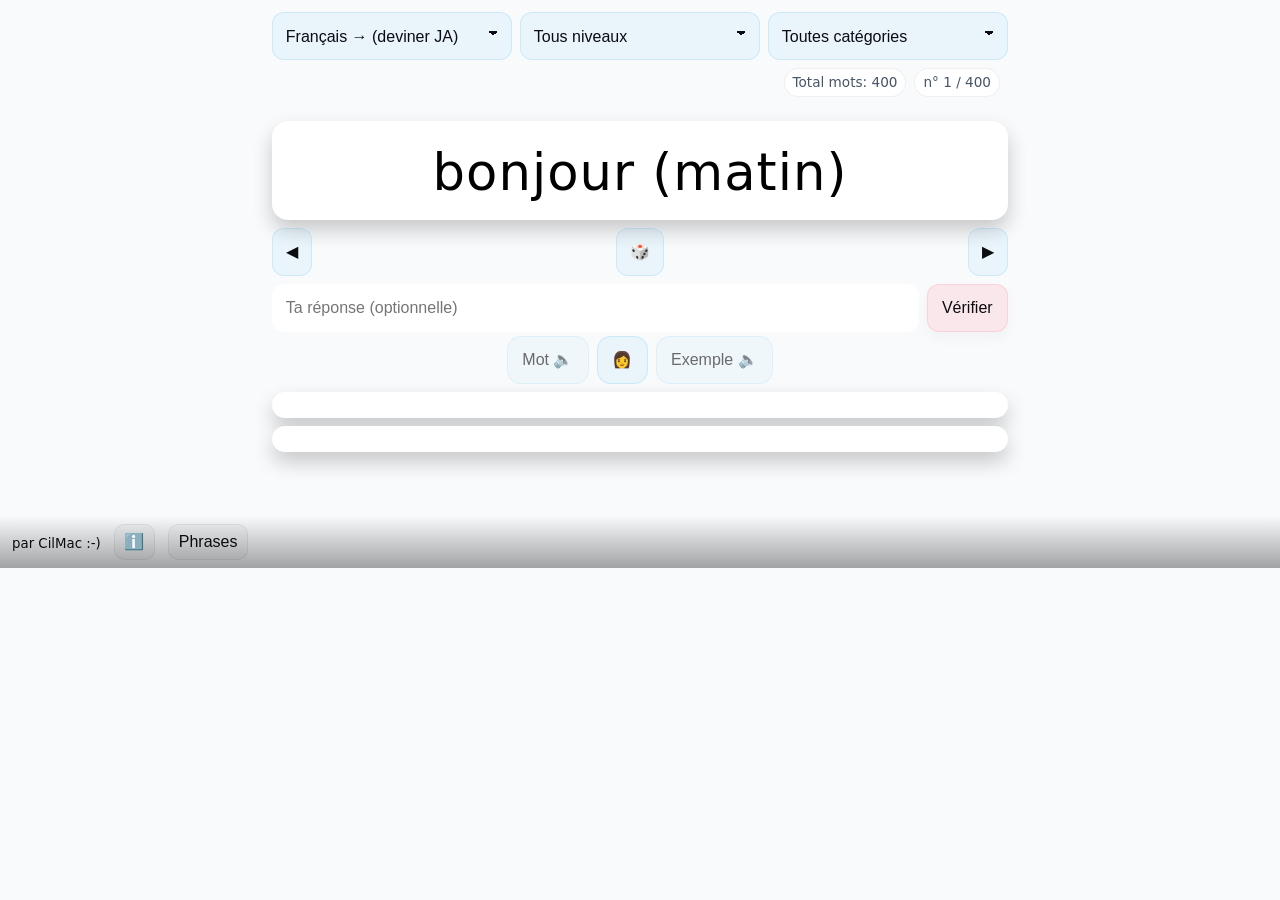
<file: index.html>
<!DOCTYPE html>
<html lang="fr">
<head>
  <meta charset="utf-8" />
  <meta name="viewport" content="width=device-width, initial-scale=1, viewport-fit=cover" />
  <title>🇯🇵 Vocabulaire Japonais — Kit 400</title>
  <link rel="preload" as="fetch" href="voc_kit_400_top.json" crossorigin="anonymous">
  <link rel="preload" as="fetch" href="livreJaponais.json" crossorigin="anonymous">
  <link rel="stylesheet" href="style.css" />
</head>
<body>
  <noscript>Cette application nécessite JavaScript.</noscript>

  <header class="topbar" role="banner">
    <div class="selectors" role="group" aria-label="Filtres d'interrogation">
      <label for="mode-select" class="sr-only">Mode</label>
      <select id="mode-select" aria-label="Mode d’interrogation">
        <option value="Français">Français → (deviner JA)</option>
        <option value="Romaji">Rōmaji → (deviner FR)</option>
        <option value="Kana">かな → (deviner FR)</option>
        <option value="Kanji">漢字 → (deviner FR)</option>
      </select>

      <label for="asavoir-select" class="sr-only">Importance</label>
      <select id="asavoir-select" aria-label="Filtre importance">
        <option value="__ALL__">Tous niveaux</option>
      </select>

      <label for="category-select" class="sr-only">Catégorie</label>
      <select id="category-select" aria-label="Filtre catégorie">
        <option value="__ALL__">Toutes catégories</option>
      </select>
    </div>

    <div class="voice-controls" role="group" aria-label="Voix japonaises">
      
      <button id="voice-preview-btn" aria-label="Pré-écoute de la voix sélectionnée" title="Pré-écoute">🔊</button>
      <span id="voice-status" aria-live="polite" class="badge">Détection...</span>
    </div>
  </header>

  <main id="app" role="main">
    <div id="loading-indicator" class="loading">Chargement…</div>
    <div id="error-message" class="error" role="alert" hidden></div>

    <section class="card word-zone" aria-label="Zone du mot">
      <div id="word-display" aria-live="polite">—</div>
    </section>

    <section class="nav" role="navigation" aria-label="Navigation des cartes">
      <button id="prev-btn" aria-label="Précédent">◀︎</button>
      <button id="random-btn" aria-label="Aléatoire">🎲</button>
      <button id="next-btn" aria-label="Suivant">▶︎</button>
    </section>

    <section class="answer" aria-label="Réponse optionnelle">
      <input id="answer-input" type="text" inputmode="text" autocomplete="off" placeholder="Ta réponse (optionnelle)" aria-label="Champ de réponse (optionnel)" />
      <button id="verify-btn" aria-label="Vérifier">Vérifier</button>
      <span id="checkmark" aria-hidden="true" class="checkmark" hidden>✓</span>
      <span id="crossmark" aria-hidden="true" class="crossmark" hidden>✗</span>
    </section>

    <section class="audio" aria-label="Prononciation">
      <button id="audio-word-btn" aria-label="Prononcer le mot">Mot 🔈</button>
<button id="voiceToggle" aria-pressed="false" aria-label="Basculer voix femme / homme" title="Voix femme / homme">👩</button>
      <button id="audio-example-btn" aria-label="Prononcer l’exemple">Exemple 🔈</button>
    </section>

    <section class="results" aria-label="Résultats">
      <div id="result-translations" class="card small"></div>
      <div id="result-example" class="card small"></div>
    </section>
  </main>

  <footer class="foot">
    <small>par CilMac :-)</small>
      <button id="info-btn" class="info-btn" aria-haspopup="dialog" aria-controls="instructions-modal" title="Instructions">ℹ️</button>
      <button id="phrases-btn" class="info-btn" aria-haspopup="dialog" aria-controls="phrases-modal" title="Phrases du livre">Phrases</button>
  </footer>

  <script defer src="app.js"></script>

  <!-- Instructions modal (invisible until opened) -->
  <div id="instructions-modal" class="modal" role="dialog" aria-modal="true" aria-labelledby="instructions-title" hidden>
    <div class="modal-overlay" data-close-modal></div>
    <div class="modal-dialog" role="document" tabindex="-1">
      <header class="modal-header">
        <h2 id="instructions-title">Instructions</h2>
        <button id="modal-close-btn" class="modal-close" aria-label="Fermer">✕</button>
      </header>
      <div class="modal-body">
        <p>Objet de la page :</p>
        <p>Cette page affiche des cartes de vocabulaire japonais. Sélectionne un mode (Français, Rōmaji, かな, 漢字) pour afficher un mot. Tu peux répondre dans le champ et cliquer « Vérifier » pour valider.</p>
        <p>Fonctionnement :</p>
        <ul>
          <li><strong>Français →</strong> affiche le français et tu dois saisir la lecture japonaise (rōmaji/kana/kanji).</li>
          <li><strong>Rōmaji / かな / 漢字 →</strong> affiche la forme choisie et tu dois deviner le Français.</li>
          <li>Boutons audio lisent le mot ou l'exemple en japonais si une voix JA est disponible. Sinon un MP3 fallback peut être utilisé.</li>
          <li>La touche <kbd>Entrée</kbd> déclenche uniquement le bouton « Vérifier » lorsque le champ de réponse est actif.</li>
          <li>Un son de victoire est joué si la réponse est correcte (fichier <code>victory.mp3</code> requis dans le dossier).</li>
        </ul>
        <p>Raccourcis :</p>
        <ul>
          <li><kbd>◀</kbd> Précédent</li>
          <li><kbd>▶</kbd> Suivant</li>
          <li><kbd>🎲</kbd> Aléatoire</li>
        </ul>
      </div>
      <footer class="modal-footer">
        <button id="modal-ok-btn" class="modal-ok">OK</button>
      </footer>
    </div>
  </div>
  <!-- End Instructions modal -->

  <!-- Phrases modal -->
  <div id="phrases-modal" class="modal" role="dialog" aria-modal="true" aria-labelledby="phrases-title" hidden>
    <div class="modal-overlay" data-close-modal></div>
    <div class="modal-dialog" role="document" tabindex="-1">
      <header class="modal-header">
        <h2 id="phrases-title">Phrases du livre</h2>
        <button id="phrases-close-btn" class="modal-close" aria-label="Fermer">✕</button>
      </header>
      <div class="modal-body">
        <div class="phrases-controls" style="display:flex; gap:.5rem; align-items:center; margin-bottom:.5rem;">
          <label class="sr-only" for="lesson-select">Leçon</label>
          <select id="lesson-select" aria-label="Leçon"></select>
          <div style="margin-left:auto; display:flex; gap:.25rem;">
            <button id="phrases-prev" aria-label="Précédent">◀︎</button>
            <button id="phrases-next" aria-label="Suivant">▶︎</button>
            <button id="phrases-audio" aria-label="Lire la phrase">🔈</button>
          </div>
        </div>
        <div id="phrase-view" class="card small">
          <div class="phrase-line lang-kanji"   id="ph-ja">—</div>
          <div class="phrase-line lang-kana"    id="ph-kana">—</div>
          <div class="phrase-line lang-romaji"  id="ph-romaji">—</div>
          <div class="phrase-line lang-fr"      id="ph-fr">—</div>
        </div>
        <div id="phrase-status" class="badge" style="margin-top:.5rem;">—</div>
      </div>
      <footer class="modal-footer">
        <button id="phrases-info-btn" class="modal-info" aria-haspopup="dialog" title="Infos sur les phrases" style="margin-right:auto">ℹ️ Info</button>
        <button id="phrases-ok-btn" class="modal-ok">OK</button>
      </footer>
    </div>
  </div>
  <!-- End Phrases modal -->


  <!-- Phrases INFO modal -->
  <div id="phrases-info-modal" class="modal" role="dialog" aria-modal="true" aria-labelledby="phrases-info-title" hidden>
    <div class="modal-overlay" data-close-modal></div>
    <div class="modal-dialog" role="document" tabindex="-1">
      <header class="modal-header">
        <h2 id="phrases-info-title">Phrases du livre</h2>
        <button id="phrases-info-close" class="modal-close" aria-label="Fermer">✕</button>
      </header>
      <div class="modal-body">
        <p>Cette fenêtre affiche les phrases extraites de <code>livreJaponais.json</code>.</p>
        <p>Structure attendue par ligne&nbsp;: <code>lesson</code> (ex. N1), <code>line</code> (ex. S00, S01…), <code>japanese</code>, <code>kana</code>, <code>romaji</code>, <code>french</code>.</p>
        <ul>
          <li><strong>S00</strong> sert de titre de leçon et est maintenant affiché par défaut à la sélection.</li>
          <li>Navigation avec ◀︎ / ▶︎. Barre d’espace ou Entrée&nbsp;: lecture audio si disponible.</li>
        </ul>
        <p><strong>Avertissement</strong>&nbsp;: la traduction française peut être approximative ou fantaisiste selon les sources. À utiliser comme aide rapide, pas comme référence définitive.</p>
      </div>
      <footer class="modal-footer">
        <button id="phrases-info-ok" class="modal-ok">OK</button>
      </footer>
    </div>
  </div>
  <!-- End Phrases INFO modal -->
</body>
</html>
</file>
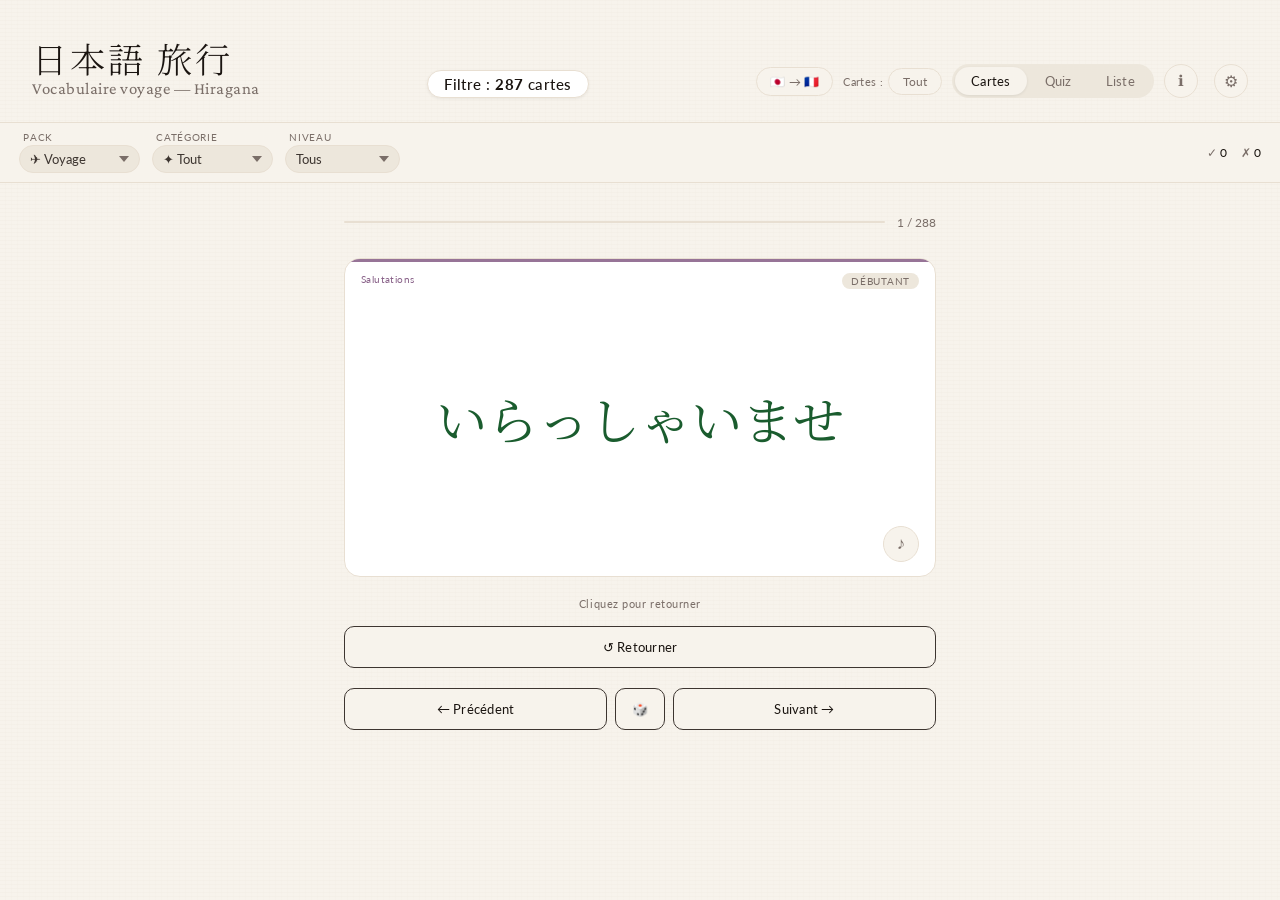
<file: flashcards_2028.html>
<!DOCTYPE html>
<html lang="fr">
<head>
<meta charset="UTF-8">
<meta name="viewport" content="width=device-width, initial-scale=1.0">
<title>日本語 — Cartes Voyage</title>
<link rel="preconnect" href="https://fonts.googleapis.com">
<link href="https://fonts.googleapis.com/css2?family=Noto+Serif+JP:wght@300;400;600&family=Shippori+Mincho:wght@400;600&family=Crimson+Pro:ital,wght@1,300;1,400&family=Lato:wght@300;400&family=M+PLUS+Rounded+1c:wght@300;400&display=swap" rel="stylesheet">
<style>
:root {
  --ink: #1a1410;
  --ink-soft: #3d3530;
  --ink-faint: #7a6e68;
  --washi: #f7f3ec;
  --washi-dark: #ede7dc;
  --washi-mid: #e8dfd2;
  --red: #b5342a;
  --red-soft: #d9534f22;
  --gold: #c49a3c;
  --gold-soft: #c49a3c18;
  --teal: #2a7a6e;
  --teal-soft: #2a7a6e15;
  --navy: #1e3a5f;
  --navy-soft: #1e3a5f15;

  --theme-restaurant: #b5342a;
  --theme-transport: #1e3a5f;
  --theme-hotel: #2a7a6e;
  --theme-shopping: #7a4f1e;

  --font-jp: 'Noto Serif JP', serif;
  --font-jp-alt: 'M PLUS Rounded 1c', sans-serif;
  --font-title: 'Shippori Mincho', serif;
  --font-display: 'Crimson Pro', serif;
  --font-body: 'Lato', sans-serif;

  /* couleurs par type de contenu */
  --col-kanji:  #9b1c1c;
  --col-kana:   #1a5c2e;
  --col-romaji: #1a3a6e;
  --col-fr:     #1a1410;

  /* réglages utilisateur */
  --txt-scale: 1;        /* multiplicateur taille texte */
}

*, *::before, *::after { box-sizing: border-box; margin: 0; padding: 0; }

body {
  background: var(--washi);
  color: var(--ink);
  font-family: var(--font-body);
  min-height: 100vh;
  overflow-x: hidden;
}

/* Texture washi subtile */
body::before {
  content: '';
  position: fixed;
  inset: 0;
  background-image:
    repeating-linear-gradient(0deg, transparent, transparent 3px, rgba(180,160,130,.03) 3px, rgba(180,160,130,.03) 4px),
    repeating-linear-gradient(90deg, transparent, transparent 5px, rgba(180,160,130,.02) 5px, rgba(180,160,130,.02) 6px);
  pointer-events: none;
  z-index: 0;
}

/* ── HEADER ── */
header {
  position: relative;
  z-index: 10;
  padding: 2.5rem 2rem 1.5rem;
  border-bottom: 1px solid var(--washi-mid);
  display: flex;
  align-items: flex-end;
  justify-content: space-between;
  flex-wrap: wrap;
  gap: 1rem;
}

.header-left {}

.title-jp {
  font-family: var(--font-jp);
  font-weight: 300;
  font-size: 2.2rem;
  color: var(--ink);
  letter-spacing: .08em;
  line-height: 1;
}

.title-sub {
  font-family: var(--font-display);
  font-size: 1.05rem;
  color: var(--ink-faint);
  margin-top: 4px;
  font-weight: 400;
  letter-spacing: .03em;
}

.header-center {
  flex: 1;
  display: flex;
  justify-content: center;
  align-items: center;
  min-width: 0;
}

.card-count-summary {
  font-family: var(--font-body);
  font-size: 15px;
  font-weight: 500;
  color: var(--ink);
  letter-spacing: .03em;
  white-space: nowrap;
  padding: 4px 16px;
  background: white;
  border: 1px solid var(--washi-mid);
  border-radius: 20px;
  box-shadow: 0 1px 3px rgba(0,0,0,.06);
}

/* ── FILTRE BAR unique ── */
.filter-bar {
  position: relative;
  z-index: 1;
  display: flex;
  align-items: center;
  gap: 10px;
  padding: .55rem 1.2rem;
  background: var(--washi);
  border-bottom: 1px solid var(--washi-mid);
  flex-wrap: wrap;
}

.filter-selects {
  display: flex;
  gap: 12px;
  flex-wrap: wrap;
  flex: 1;
}

.fsel-group {
  display: flex;
  flex-direction: column;
  gap: 3px;
}

.fsel-label {
  font-size: 10px;
  letter-spacing: .07em;
  text-transform: uppercase;
  color: var(--ink-faint);
  padding-left: 4px;
  line-height: 1;
}

.fsel {
  padding: 5px 10px;
  border: 1px solid var(--washi-mid);
  border-radius: 20px;
  background: var(--washi-dark);
  font-family: var(--font-body);
  font-size: 13px;
  color: var(--ink-soft);
  cursor: pointer;
  appearance: none;
  -webkit-appearance: none;
  background-image: url("data:image/svg+xml,%3Csvg xmlns='http://www.w3.org/2000/svg' width='10' height='6'%3E%3Cpath d='M0 0l5 6 5-6z' fill='%237a6e68'/%3E%3C/svg%3E");
  background-repeat: no-repeat;
  background-position: right 10px center;
  padding-right: 26px;
  transition: border-color .2s;
  max-width: 160px;
}

.fsel:focus {
  outline: none;
  border-color: var(--ink-soft);
  background-color: var(--washi);
}

@media (max-width: 500px) {
  .fsel { font-size: 12px; padding: 4px 8px; padding-right: 22px; max-width: 130px; }
  .filter-bar { padding: .45rem .8rem; gap: 6px; }
}

@media (max-width: 700px) {
  .card-count-summary { font-size: 13px; padding: 3px 12px; }
}

.stats-strip {
  display: flex;
  gap: 14px;
  align-items: center;
  white-space: nowrap;
}

.stat { font-size: 12px; color: var(--ink-faint); }
.stat strong { color: var(--ink); font-weight: 400; }

.header-right {
  display: flex;
  align-items: center;
  gap: 10px;
}

.mode-toggle {
  display: flex;
  background: var(--washi-dark);
  border-radius: 24px;
  padding: 3px;
  gap: 2px;
}

.mode-btn {
  padding: 6px 16px;
  border: none;
  background: transparent;
  border-radius: 20px;
  font-family: var(--font-body);
  font-size: 13px;
  color: var(--ink-faint);
  cursor: pointer;
  transition: all .2s;
  letter-spacing: .02em;
}

.mode-btn.active {
  background: var(--washi);
  color: var(--ink);
  box-shadow: 0 1px 3px rgba(0,0,0,.08);
}

/* ── BARRE DE RECHERCHE ── */
.search-strip {
  position: relative;
  z-index: 1;
  display: none;
  align-items: center;
  gap: 10px;
  padding: .6rem 2rem;
  background: var(--washi);
  border-bottom: 1px solid var(--washi-mid);
}
.search-strip.visible { display: flex; }
.search-input {
  flex: 1;
  border: 1px solid var(--washi-mid);
  border-radius: 20px;
  padding: 5px 16px;
  font-family: var(--font-body);
  font-size: 13px;
  color: var(--ink);
  background: var(--washi-dark);
  outline: none;
  transition: border-color .2s;
  letter-spacing: .02em;
}
.search-input:focus { border-color: var(--ink-soft); background: var(--washi); }
.search-input::placeholder { color: var(--ink-faint); }
.search-clear {
  background: none;
  border: none;
  cursor: pointer;
  font-size: 16px;
  color: var(--ink-faint);
  padding: 0 4px;
  line-height: 1;
  display: none;
}
.search-clear.visible { display: block; }
.search-clear:hover { color: var(--ink); }
.search-count {
  font-size: 12px;
  color: var(--ink-faint);
  white-space: nowrap;
  min-width: 60px;
  text-align: right;
}
.search-highlight {
  background: #f5e6a0;
  border-radius: 2px;
  padding: 0 1px;
}

/* ── MAIN ── */
main {
  position: relative;
  z-index: 1;
  max-width: 640px;
  margin: 0 auto;
  padding: 2rem 1.5rem 4rem;
}

/* ── PROGRESS ── */
.progress-wrap {
  display: flex;
  align-items: center;
  gap: 12px;
  margin-bottom: 1.75rem;
}

.progress-track {
  flex: 1;
  height: 2px;
  background: var(--washi-mid);
  border-radius: 2px;
  overflow: hidden;
}

.progress-bar {
  height: 100%;
  background: var(--ink-soft);
  border-radius: 2px;
  transition: width .4s ease;
}

.progress-text {
  font-size: 12px;
  color: var(--ink-faint);
  white-space: nowrap;
  font-variant-numeric: tabular-nums;
}

/* ── CARD ── */
.card-area {
  perspective: 1000px;
  margin-bottom: 1.25rem;
}

.card-inner {
  position: relative;
  width: 100%;
  padding-top: 54%;
  transform-style: preserve-3d;
  transition: transform .55s cubic-bezier(.4,0,.2,1);
  cursor: pointer;
}

.card-inner.flipped { transform: rotateY(180deg); }

.card-face {
  position: absolute;
  inset: 0;
  backface-visibility: hidden;
  -webkit-backface-visibility: hidden;
  border-radius: 16px;
  border: 1px solid var(--washi-mid);
  background: #fff;
  display: flex;
  flex-direction: column;
  align-items: center;
  justify-content: center;
  padding: 2rem;
  gap: 10px;
  overflow: hidden;
}

.card-face::before {
  content: '';
  position: absolute;
  top: 0; left: 0; right: 0;
  height: 3px;
  background: var(--theme-color, var(--ink));
  opacity: .7;
}

.card-face.back {
  transform: rotateY(180deg);
  background: var(--washi);
}

.card-kana {
  font-family: var(--font-jp);
  font-weight: 400;
  font-size: clamp(1.1rem, 5vw, 4.5rem); /* taille de base — affinée en JS selon longueur */
  color: var(--col-kana);
  line-height: 1.25;
  text-align: center;
  word-break: keep-all;
  overflow-wrap: anywhere;
}

.card-kanji {
  font-family: var(--font-jp);
  font-size: clamp(1.1rem, 3vw, 1.5rem);
  color: var(--col-kanji);
  font-weight: 400;
  text-align: center;
  margin-top: 2px;
}

.card-level-badge {
  position: absolute;
  top: 14px;
  right: 16px;
  font-size: 10px;
  letter-spacing: .07em;
  text-transform: uppercase;
  color: var(--ink-faint);
  background: var(--washi-dark);
  padding: 2px 9px;
  border-radius: 10px;
}

.card-theme-badge {
  position: absolute;
  top: 14px;
  left: 16px;
  font-size: 10px;
  letter-spacing: .04em;
  color: var(--theme-color, var(--ink));
  opacity: .8;
}

.card-romaji {
  font-family: var(--font-display);
  font-style: italic;
  font-weight: 300;
  font-size: clamp(1.4rem, 4vw, 2rem);
  color: var(--col-romaji);
  line-height: 1.25;
  text-align: center;
  max-width: 90%;
  word-break: break-word;
  scale: var(--txt-scale);
  transform-origin: center top;
}

.card-fr {
  font-size: clamp(.95rem, 2.8vw, 1.15rem);
  color: var(--col-fr);
  font-weight: 400;
  text-align: center;
  line-height: 1.45;
  max-width: 88%;
  scale: var(--txt-scale);
  transform-origin: center top;
}

.card-kana-small {
  font-family: var(--font-jp);
  font-size: 1.4rem;
  color: var(--col-kana);
  margin-top: 2px;
  text-align: center;
  scale: var(--txt-scale);
  transform-origin: center top;
}

.card-kanji {
  font-family: var(--font-jp);
  font-size: 1.1rem;
  color: var(--col-kanji);
  font-weight: 400;
  text-align: center;
  margin-top: 1px;
  scale: var(--txt-scale);
  transform-origin: center top;
}

/* ── MODALE RÉGLAGES ── */
.settings-overlay {
  display: none;
  position: fixed;
  inset: 0;
  background: rgba(26,20,16,.35);
  z-index: 100;
  align-items: center;
  justify-content: center;
}
.settings-overlay.open { display: flex; }

.settings-modal {
  background: var(--washi);
  border: 1px solid var(--washi-mid);
  border-radius: var(--border-radius-lg, 14px);
  padding: 2rem 2rem 1.5rem;
  width: min(420px, 92vw);
  box-shadow: 0 8px 32px rgba(0,0,0,.12);
  position: relative;
}

.settings-modal h3 {
  font-family: var(--font-title);
  font-size: 16px;
  font-weight: 500;
  color: var(--ink);
  margin-bottom: 1.75rem;
  letter-spacing: .04em;
}

.settings-close {
  position: absolute;
  top: 14px; right: 16px;
  background: none;
  border: none;
  font-size: 20px;
  color: var(--ink-faint);
  cursor: pointer;
  line-height: 1;
  padding: 4px;
}
.settings-close:hover { color: var(--ink); }

.settings-row {
  margin-bottom: 1.5rem;
}

.settings-label {
  font-size: 12px;
  letter-spacing: .06em;
  text-transform: uppercase;
  color: var(--ink-faint);
  display: block;
  margin-bottom: .75rem;
}

/* Slider taille */
.settings-slider-wrap {
  display: flex;
  align-items: center;
  gap: 12px;
}
.settings-slider-wrap input[type=range] {
  flex: 1;
}
.settings-slider-val {
  font-size: 13px;
  color: var(--ink-soft);
  min-width: 32px;
  text-align: right;
  font-variant-numeric: tabular-nums;
}

/* Toggle police JP */
.font-toggle {
  display: flex;
  gap: 10px;
}
.font-opt {
  flex: 1;
  padding: 12px 8px;
  border: 1px solid var(--washi-mid);
  border-radius: 10px;
  background: var(--washi);
  cursor: pointer;
  text-align: center;
  transition: all .18s;
}
.font-opt span {
  font-size: 1.3rem;
  display: block;
  margin-bottom: 4px;
  line-height: 1.2;
}
.font-opt small {
  font-size: 10px;
  color: var(--ink-faint);
  letter-spacing: .04em;
  text-transform: uppercase;
}
.font-opt.active {
  border-color: var(--ink-soft);
  background: var(--washi-dark);
}
.font-opt.active small { color: var(--ink); }

/* ── SÉLECTEUR NOMBRE DE QUESTIONS QUIZ ── */
.quiz-count-wrap {
  display: none;          /* visible seulement en mode quiz */
  align-items: center;
  gap: 5px;
}
.quiz-count-wrap.visible { display: flex; }
.quiz-count-label {
  font-size: 11px;
  color: var(--ink-faint);
  letter-spacing: .03em;
  white-space: nowrap;
}
.quiz-count-sel {
  padding: 5px 10px;
  border: 1px solid var(--washi-mid);
  border-radius: 20px;
  background: var(--washi);
  font-family: var(--font-body);
  font-size: 12px;
  color: var(--ink-faint);
  cursor: pointer;
  transition: all .2s;
  appearance: none;
  -webkit-appearance: none;
  text-align: center;
  min-width: 54px;
}
.quiz-count-sel:hover, .quiz-count-sel:focus {
  border-color: var(--gold);
  color: var(--gold);
  outline: none;
}

/* ── BOUTON DIRECTION (JP→FR / FR→JP) ── */
.btn-direction {
  padding: 6px 13px;
  border: 1px solid var(--washi-mid);
  border-radius: 20px;
  background: var(--washi);
  font-family: var(--font-body);
  font-size: 12px;
  color: var(--ink-faint);
  cursor: pointer;
  transition: all .2s;
  letter-spacing: .02em;
  white-space: nowrap;
  display: flex;
  align-items: center;
  gap: 5px;
}
.btn-direction:hover {
  border-color: var(--gold);
  color: var(--gold);
  background: var(--gold-soft);
}
.btn-direction.active-fr {
  border-color: var(--teal);
  color: var(--teal);
  background: var(--teal-soft);
  font-weight: 500;
}

/* Bouton ⚙ dans le header */
.btn-settings {
  width: 34px; height: 34px;
  border-radius: 50%;
  border: 1px solid var(--washi-mid);
  background: var(--washi);
  font-size: 16px;
  cursor: pointer;
  display: flex;
  align-items: center;
  justify-content: center;
  color: var(--ink-faint);
  transition: all .18s;
  margin-left: 6px;
}
.btn-settings:hover { border-color: var(--ink-soft); color: var(--ink); }

.tap-hint {
  text-align: center;
  font-size: 11px;
  color: var(--ink-faint);
  letter-spacing: .05em;
  margin-bottom: 1rem;
}

/* ── ÉCRAN DECK VIDE ── */
.empty-deck {
  text-align: center;
  padding: 3rem 1.5rem;
  display: none;
}
.empty-deck.visible { display: block; }
.empty-deck-jp {
  font-family: var(--font-jp);
  font-size: 2rem;
  font-weight: 300;
  color: var(--ink-faint);
  margin-bottom: .75rem;
}
.empty-deck-msg {
  font-size: .95rem;
  color: var(--ink-faint);
  line-height: 1.6;
}

/* ── CONTROLS ── */
.card-controls {
  display: flex;
  gap: 10px;
  margin-bottom: 1.25rem;
}

.ctrl-btn {
  flex: 1;
  padding: 12px;
  border-radius: 10px;
  border: 1px solid var(--washi-mid);
  background: var(--washi);
  font-family: var(--font-body);
  font-size: 13px;
  cursor: pointer;
  transition: all .18s;
  color: var(--ink-faint);
  letter-spacing: .02em;
}

.ctrl-btn:hover { background: var(--washi-dark); color: var(--ink); }

.ctrl-btn.bad {
  border-color: #e0c4c4;
  color: var(--red);
}

.ctrl-btn.bad:hover { background: var(--red-soft); }

.ctrl-btn.good {
  border-color: #b8d4c4;
  color: var(--teal);
}

.ctrl-btn.good:hover { background: var(--teal-soft); }

.ctrl-btn.flip-btn {
  border-color: var(--ink-soft);
  color: var(--ink);
  background: var(--washi);
}

.ctrl-btn.exemple {
  flex: 0 0 auto;
  border-color: var(--gold);
  color: var(--gold);
  padding: 12px 16px;
}

.ctrl-btn.exemple:hover { background: var(--gold-soft); }

.ctrl-btn.exemple.disabled {
  opacity: .35;
  cursor: not-allowed;
  pointer-events: none;
}

/* ── QUIZ MODE ── */
.quiz-options {
  display: grid;
  grid-template-columns: 1fr 1fr;
  gap: 10px;
  margin-bottom: 1.25rem;
}

.quiz-opt {
  padding: 14px 12px;
  border-radius: 10px;
  border: 1px solid var(--washi-mid);
  background: var(--washi);
  font-family: var(--font-body);
  font-size: 14px;
  cursor: pointer;
  transition: all .18s;
  color: var(--ink);
  text-align: center;
  line-height: 1.3;
}

.quiz-opt:hover:not(:disabled) { background: var(--washi-dark); border-color: var(--ink-soft); }

.quiz-opt.correct {
  background: #eef6f0;
  border-color: #7fba9a;
  color: #1e5e36;
}

.quiz-opt.wrong {
  background: #fdf0f0;
  border-color: #e0a0a0;
  color: #8b2020;
}

.quiz-opt:disabled { cursor: default; }

/* ── DONE SCREEN ── */
.done-screen {
  text-align: center;
  padding: 3rem 1rem;
  display: none;
}

.done-screen.visible { display: block; }

.done-jp {
  font-family: var(--font-jp);
  font-size: 2rem;
  font-weight: 300;
  color: var(--ink-faint);
  margin-bottom: 1rem;
}

.done-score {
  font-family: var(--font-display);
  font-size: 5rem;
  color: var(--ink);
  line-height: 1;
  margin-bottom: .25rem;
}

.done-label {
  font-size: .9rem;
  color: var(--ink-faint);
  letter-spacing: .05em;
  margin-bottom: 2rem;
}

.done-msg {
  font-size: 1rem;
  color: var(--ink-soft);
  margin-bottom: 2rem;
  line-height: 1.6;
}

.restart-btn {
  padding: 12px 32px;
  border: 1px solid var(--ink-soft);
  border-radius: 24px;
  background: transparent;
  font-family: var(--font-body);
  font-size: 14px;
  color: var(--ink);
  cursor: pointer;
  letter-spacing: .04em;
  transition: all .2s;
}

.restart-btn:hover { background: var(--ink); color: var(--washi); }

/* ── WORD LIST (mode révision) ── */
.word-list {
  display: block;
}

.wl-group { margin-bottom: 2.5rem; }

.wl-group-title {
  font-size: 11px;
  letter-spacing: .1em;
  text-transform: uppercase;
  color: var(--ink-faint);
  margin-bottom: .5rem;
  display: flex;
  align-items: center;
  gap: 8px;
}

.wl-group-title::after {
  content: '';
  flex: 1;
  height: 1px;
  background: var(--washi-mid);
}

/* Grille : kana+kanji | romaji+fr | badge | audio | exemples */
.wl-item {
  display: grid;
  grid-template-columns: minmax(0,2fr) minmax(0,3fr) 5rem 2rem 2rem;
  align-items: center;
  gap: 0 10px;
  padding: 10px 14px;
  border-bottom: 1px solid var(--washi-mid);
  transition: background .15s;
  cursor: default;
}

/* Bouton exemples 💬 */
.btn-exemples {
  width: 32px; height: 32px;
  border-radius: 50%;
  border: 1px solid var(--washi-mid);
  background: var(--washi);
  cursor: pointer;
  display: flex; align-items: center; justify-content: center;
  font-size: 14px;
  color: var(--ink-faint);
  transition: all .18s;
  flex-shrink: 0;
  padding: 0;
  line-height: 1;
}
.btn-exemples:hover { border-color: var(--gold); color: var(--gold); background: var(--gold-soft); }
.btn-exemples.loading { border-color: var(--gold); color: var(--gold); animation: spin .8s linear infinite; }
@keyframes spin { to { transform: rotate(360deg); } }

/* ── MODALE EXEMPLES ── */
.exemples-overlay {
  display: none;
  position: fixed;
  inset: 0;
  background: rgba(26,20,16,.45);
  z-index: 200;
  align-items: center;
  justify-content: center;
  padding: 1rem;
}
.exemples-overlay.open { display: flex; }

.exemples-modal {
  background: var(--washi);
  border: 1px solid var(--washi-mid);
  border-radius: 16px;
  width: min(560px, 96vw);
  max-height: 85vh;
  overflow-y: auto;
  box-shadow: 0 12px 40px rgba(0,0,0,.18);
  position: relative;
}

.exemples-header {
  padding: 1.5rem 1.5rem 1rem;
  border-bottom: 1px solid var(--washi-mid);
  position: sticky;
  top: 0;
  background: var(--washi);
  z-index: 1;
  display: flex;
  align-items: flex-start;
  justify-content: space-between;
  gap: 1rem;
}

.exemples-header-word {
  display: flex;
  flex-direction: column;
  gap: 3px;
}

.exemples-kana-big {
  font-family: var(--font-jp);
  font-size: 1.6rem;
  color: var(--col-kana);
  line-height: 1.2;
}

.exemples-romaji-big {
  font-family: var(--font-display);
  font-style: italic;
  font-size: 1.05rem;
  color: var(--col-romaji);
}

.exemples-fr-big {
  font-size: .88rem;
  color: var(--ink-faint);
  margin-top: 1px;
}

.exemples-close {
  background: none;
  border: none;
  font-size: 20px;
  color: var(--ink-faint);
  cursor: pointer;
  padding: 4px;
  flex-shrink: 0;
  line-height: 1;
}
.exemples-close:hover { color: var(--ink); }

.exemples-body {
  padding: 1.25rem 1.5rem 1.5rem;
}

/* Loader pendant génération */
.exemples-loading {
  display: flex;
  align-items: center;
  gap: 10px;
  color: var(--ink-faint);
  font-size: .9rem;
  padding: .5rem 0;
}
.loader-dots span {
  display: inline-block;
  width: 6px; height: 6px;
  border-radius: 50%;
  background: var(--gold);
  margin: 0 2px;
  animation: bounce .9s ease-in-out infinite;
}
.loader-dots span:nth-child(2) { animation-delay: .15s; }
.loader-dots span:nth-child(3) { animation-delay: .3s; }
@keyframes bounce { 0%,80%,100%{transform:translateY(0)} 40%{transform:translateY(-6px)} }

/* Bloc d'une phrase exemple */
.ex-item {
  margin-bottom: 1.5rem;
  padding-bottom: 1.5rem;
  border-bottom: 1px solid var(--washi-mid);
}
.ex-item:last-child { margin-bottom: 0; padding-bottom: 0; border-bottom: none; }

.ex-jp {
  font-family: var(--font-jp);
  font-size: 1.15rem;
  color: var(--col-kana);
  line-height: 1.5;
  margin-bottom: 4px;
}

.ex-romaji {
  font-family: var(--font-display);
  font-style: italic;
  font-size: .95rem;
  color: var(--col-romaji);
  margin-bottom: 4px;
  line-height: 1.4;
}

.ex-fr {
  font-size: .88rem;
  color: var(--col-fr);
  line-height: 1.45;
}

.ex-note {
  font-size: .78rem;
  color: var(--ink-faint);
  margin-top: 5px;
  font-style: italic;
  line-height: 1.4;
}

.exemples-section-title {
  font-size: 10px;
  letter-spacing: .1em;
  text-transform: uppercase;
  color: var(--ink-faint);
  margin-bottom: .8rem;
  display: flex;
  align-items: center;
  gap: 8px;
}
.exemples-section-title::after {
  content: '';
  flex: 1;
  height: 1px;
  background: var(--washi-mid);
}

.exemples-error {
  color: var(--red);
  font-size: .88rem;
  padding: .5rem 0;
}

/* bouton relancer */
.btn-refresh-ex {
  margin-top: 1rem;
  padding: 8px 20px;
  border: 1px solid var(--washi-mid);
  border-radius: 20px;
  background: var(--washi);
  font-size: 12px;
  color: var(--ink-faint);
  cursor: pointer;
  letter-spacing: .04em;
  transition: all .18s;
}
.btn-refresh-ex:hover { border-color: var(--gold); color: var(--gold); }

.wl-item:first-of-type { border-top: 1px solid var(--washi-mid); }
.wl-item:hover { background: var(--washi-dark); }

/* Colonne 1 : kana + kanji empilés */
.wl-col-jp {
  display: flex;
  flex-direction: column;
  gap: 1px;
  min-width: 0;
}

.wl-kana {
  font-family: var(--font-jp);
  font-size: 1rem;
  color: var(--col-kana);
  white-space: normal;
  line-height: 1.4;
  word-break: keep-all;
  overflow-wrap: anywhere;
}

.wl-kanji {
  font-family: var(--font-jp);
  font-size: .82rem;
  color: var(--col-kanji);
  white-space: normal;
  line-height: 1.3;
  word-break: keep-all;
  overflow-wrap: anywhere;
}

.wl-source-badge {
  font-size: .7rem;
  color: var(--ink-faint);
  margin-top: 2px;
  letter-spacing: .02em;
}

/* Colonne 2 : romaji + français empilés */
.wl-col-fr {
  display: flex;
  flex-direction: column;
  gap: 2px;
  min-width: 0;
}

.wl-romaji {
  font-family: var(--font-display);
  font-style: italic;
  font-weight: 300;
  font-size: .95rem;
  color: var(--col-romaji);
  line-height: 1.3;
  overflow-wrap: anywhere;
}

.wl-fr {
  font-size: .82rem;
  color: var(--col-fr);
  line-height: 1.35;
  overflow-wrap: anywhere;
}

/* Colonne 3 : badge niveau */
.wl-lvl {
  font-size: 10px;
  padding: 2px 7px;
  border-radius: 10px;
  background: var(--washi-mid);
  color: var(--ink-faint);
  white-space: nowrap;
  letter-spacing: .03em;
  text-align: center;
  justify-self: start;
}

/* ── BOUTON DÉ ── */
.btn-dice {
  display: flex;
  align-items: center;
  justify-content: center;
  gap: 7px;
  margin: .6rem auto 0;
  padding: 7px 22px;
  border: 1px solid var(--washi-mid);
  border-radius: 20px;
  background: var(--washi);
  font-family: var(--font-body);
  font-size: 13px;
  color: var(--ink-faint);
  cursor: pointer;
  letter-spacing: .03em;
  transition: all .18s;
}
.btn-dice:hover { border-color: var(--gold); color: var(--gold); }
.btn-dice.rolling { animation: dice-spin .35s ease-out; }
@keyframes dice-spin {
  0%   { transform: rotate(0deg) scale(1); }
  40%  { transform: rotate(20deg) scale(1.1); }
  100% { transform: rotate(0deg) scale(1); }
}

/* ── NAV ARROWS ── */
.nav-row {
  display: flex;
  align-items: center;
  justify-content: center;
  gap: 12px;
  margin-top: .5rem;
}

.nav-btn {
  width: 36px; height: 36px;
  border-radius: 50%;
  border: 1px solid var(--washi-mid);
  background: var(--washi);
  font-size: 16px;
  cursor: pointer;
  display: flex;
  align-items: center;
  justify-content: center;
  color: var(--ink-faint);
  transition: all .18s;
}

.nav-btn:hover { border-color: var(--ink-soft); color: var(--ink); }

.nav-count {
  font-size: 13px;
  color: var(--ink-faint);
  min-width: 60px;
  text-align: center;
  font-variant-numeric: tabular-nums;
}

/* ── BARRE NAV UNIFIÉE (flash + quiz) ── */
.unified-nav {
  display: flex;
  gap: 8px;
  margin-top: .75rem;
}
.unified-nav .ctrl-btn { flex: 1; }

/* séparateur vertical */
.sep { width: 1px; height: 14px; background: var(--washi-mid); }

/* ── BOUTON AUDIO ── */
.btn-audio {
  width: 32px; height: 32px;
  border-radius: 50%;
  border: 1px solid var(--washi-mid);
  background: var(--washi);
  cursor: pointer;
  display: flex; align-items: center; justify-content: center;
  font-size: 15px;
  color: var(--ink-faint);
  transition: all .18s;
  flex-shrink: 0;
  padding: 0;
  line-height: 1;
}
.btn-audio:hover { border-color: var(--ink-soft); color: var(--ink); background: var(--washi-dark); }
.btn-audio.playing { border-color: var(--teal); color: var(--teal); }
.card-audio-btn {
  position: absolute;
  bottom: 14px; right: 16px;
  width: 36px; height: 36px;
  border-radius: 50%;
  border: 1px solid var(--washi-mid);
  background: var(--washi);
  cursor: pointer;
  display: flex; align-items: center; justify-content: center;
  font-size: 17px;
  color: var(--ink-faint);
  transition: all .18s;
  padding: 0;
}
.card-audio-btn:hover { border-color: var(--teal); color: var(--teal); }

/* ── BOUTON INFO ── */
.btn-info {
  width: 34px; height: 34px;
  border-radius: 50%;
  border: 1px solid var(--washi-mid);
  background: var(--washi);
  cursor: pointer;
  display: flex; align-items: center; justify-content: center;
  font-size: 15px;
  color: var(--ink-faint);
  transition: all .18s;
  padding: 0;
}
.btn-info:hover { border-color: var(--gold); color: var(--gold); }

/* ── MODALE INFO ── */
.info-overlay {
  display: none;
  position: fixed;
  inset: 0;
  background: rgba(26,20,16,.4);
  z-index: 200;
  align-items: center;
  justify-content: center;
}
.info-overlay.open { display: flex; }

.info-modal {
  background: var(--washi);
  border: 1px solid var(--washi-mid);
  border-radius: 14px;
  padding: 2rem 2rem 1.75rem;
  width: min(500px, 94vw);
  max-height: 88vh;
  overflow-y: auto;
  box-shadow: 0 10px 40px rgba(0,0,0,.14);
  position: relative;
}
.info-modal-header {
  display: flex;
  align-items: baseline;
  gap: 12px;
  margin-bottom: 1.5rem;
  padding-bottom: 1rem;
  border-bottom: 1px solid var(--washi-mid);
}
.info-modal-title-jp {
  font-family: var(--font-jp);
  font-size: 1.4rem;
  font-weight: 300;
  color: var(--ink);
  letter-spacing: .06em;
}
.info-modal-title-fr {
  font-family: var(--font-display);
  font-style: italic;
  font-size: 1rem;
  color: var(--ink-faint);
}
.info-close {
  position: absolute;
  top: 14px; right: 16px;
  background: none;
  border: none;
  font-size: 20px;
  color: var(--ink-faint);
  cursor: pointer;
  padding: 4px;
}
.info-close:hover { color: var(--ink); }
.info-section { margin-bottom: 1.4rem; }
.info-section-title {
  font-size: 10px;
  letter-spacing: .1em;
  text-transform: uppercase;
  color: var(--ink-faint);
  margin-bottom: .6rem;
  display: flex;
  align-items: center;
  gap: 8px;
}
.info-section-title::after {
  content: '';
  flex: 1;
  height: 1px;
  background: var(--washi-mid);
}
.info-p {
  font-size: .9rem;
  color: var(--ink-soft);
  line-height: 1.65;
}
.info-badges {
  display: flex;
  flex-wrap: wrap;
  gap: 8px;
  margin-top: .6rem;
}
.info-badge {
  display: inline-flex;
  align-items: center;
  gap: 5px;
  padding: 4px 12px;
  border-radius: 20px;
  font-size: .8rem;
  border: 1px solid var(--washi-mid);
  color: var(--ink-soft);
  background: white;
}
.info-color-dot {
  width: 8px; height: 8px;
  border-radius: 50%;
  display: inline-block;
}
.info-shortcut-grid {
  display: grid;
  grid-template-columns: 1fr 1fr;
  gap: 6px 16px;
  margin-top: .4rem;
}
.info-shortcut {
  font-size: .82rem;
  color: var(--ink-soft);
  display: flex;
  gap: 6px;
  align-items: center;
}
.info-shortcut kbd {
  display: inline-block;
  background: var(--washi-dark);
  border: 1px solid var(--washi-mid);
  border-radius: 4px;
  padding: 1px 7px;
  font-size: .75rem;
  font-family: monospace;
  color: var(--ink);
  white-space: nowrap;
}
.info-footer {
  margin-top: 1.5rem;
  padding-top: 1rem;
  border-top: 1px solid var(--washi-mid);
  text-align: center;
  font-family: var(--font-display);
  font-style: italic;
  font-size: .85rem;
  color: var(--ink-faint);
}

/* Grille des packs dans la modale info */
.info-pack-grid {
  display: grid;
  grid-template-columns: 1fr 1fr;
  gap: 10px;
  margin-top: .4rem;
}
.info-pack-card {
  border: 1px solid var(--washi-mid);
  border-radius: 10px;
  padding: .9rem 1rem;
  background: white;
}
.info-pack-title {
  font-size: .88rem;
  font-weight: 600;
  color: var(--ink);
  margin-bottom: 3px;
  letter-spacing: .02em;
}
.info-pack-count {
  font-size: .75rem;
  color: var(--gold);
  margin-bottom: 6px;
  font-variant-numeric: tabular-nums;
}
.info-pack-themes {
  font-size: .75rem;
  color: var(--ink-faint);
  line-height: 1.65;
}
.info-modal code {
  font-size: .78rem;
  background: var(--washi-dark);
  border: 1px solid var(--washi-mid);
  border-radius: 4px;
  padding: 1px 5px;
  font-family: 'Courier New', monospace;
  color: var(--ink-soft);
}
@media (max-width: 480px) {
  .info-pack-grid { grid-template-columns: 1fr; }
}

@media (max-width: 480px) {
  header { padding: 1.5rem 1rem 1rem; }
  .title-jp { font-size: 1.7rem; }
  main { padding: 1.5rem 1rem 3rem; }
  .quiz-options { grid-template-columns: 1fr; }
  .wl-item { grid-template-columns: minmax(0,1fr) minmax(0,1.5fr) auto auto; }
  .wl-lvl { display: none; }
}

/* ═══════════════════════════════════════════════════════
   PACK GRAMMAIRE — Styles
═══════════════════════════════════════════════════════ */
.gr-section-nav {
  display: flex;
  flex-wrap: wrap;
  gap: 8px;
  margin-bottom: 1.5rem;
}
.gr-section-btn {
  background: var(--washi-dark);
  border: 1px solid var(--washi-mid);
  border-radius: 20px;
  padding: 6px 14px;
  font-size: 13px;
  font-family: var(--font-body);
  color: var(--ink-soft);
  cursor: pointer;
  transition: all .18s;
}
.gr-section-btn:hover { background: var(--washi-mid); }
.gr-section-btn.active {
  background: var(--navy);
  color: #f7f3ec;
  border-color: var(--navy);
}
.gr-romaji-toggle.active {
  background: var(--teal) !important;
  border-color: var(--teal) !important;
  color: #f7f3ec !important;
}
.gr-regle {
  background: #fff;
  border: 1px solid var(--washi-mid);
  border-radius: 10px;
  padding: 1.2rem 1.4rem;
  margin-bottom: 0;
  box-shadow: 0 1px 4px rgba(0,0,0,.05);
  transition: box-shadow .18s;
}
.gr-regle:hover { box-shadow: 0 3px 12px rgba(0,0,0,.09); }
.gr-regle-btn {
  display: flex;
  align-items: center;
  gap: 10px;
  width: 100%;
  background: var(--washi-dark);
  border: 1px solid var(--washi-mid);
  border-radius: 8px;
  padding: 10px 14px;
  font-size: 14px;
  font-family: var(--font-body);
  color: var(--ink);
  cursor: pointer;
  text-align: left;
  transition: all .15s;
}
.gr-regle-btn:hover { background: var(--washi-mid); }
.gr-regle-btn.open {
  background: var(--navy-soft);
  border-color: var(--navy);
  border-bottom-left-radius: 0;
  border-bottom-right-radius: 0;
}
.gr-regle-btn-icon {
  font-size: 11px;
  color: var(--ink-faint);
  flex-shrink: 0;
  transition: transform .15s;
}
[id^="gr-regle-content-"] .gr-regle {
  border-top: none;
  border-top-left-radius: 0;
  border-top-right-radius: 0;
  margin-bottom: .5rem;
}

.gr-regle-header {
  display: flex;
  align-items: flex-start;
  justify-content: space-between;
  gap: 1rem;
  margin-bottom: .6rem;
}
.gr-regle-titre {
  font-size: 15px;
  font-weight: 600;
  color: var(--ink);
  font-family: var(--font-title);
}
.gr-niveau-badge {
  font-size: 11px;
  padding: 2px 8px;
  border-radius: 10px;
  white-space: nowrap;
  flex-shrink: 0;
}
.gr-niveau-1 { background: #d4edda; color: #1e5e36; }
.gr-niveau-2 { background: #fff3cd; color: #7a5800; }
.gr-niveau-3 { background: #f8d7da; color: #721c24; }
.gr-forme {
  background: var(--washi-dark);
  border-left: 3px solid var(--navy);
  padding: 7px 12px;
  margin: .6rem 0;
  font-family: var(--font-jp);
  font-size: 14px;
  color: var(--navy);
  border-radius: 0 6px 6px 0;
}
.gr-forme-romaji {
  font-size: 11px;
  color: var(--ink-faint);
  font-style: italic;
  margin-top: 2px;
}
.gr-resume {
  font-size: 13px;
  color: var(--ink-soft);
  line-height: 1.55;
  margin: .4rem 0;
}
.gr-piege {
  background: #fff3cd;
  border-left: 3px solid #c49a3c;
  padding: 6px 10px;
  font-size: 12px;
  color: #7a5800;
  border-radius: 0 5px 5px 0;
  margin: .5rem 0;
}
.gr-piege::before { content: '⚠️ '; }
.gr-astuce {
  background: #e8f4fd;
  border-left: 3px solid #2a7a6e;
  padding: 6px 10px;
  font-size: 12px;
  color: #1a4a3e;
  border-radius: 0 5px 5px 0;
  margin: .5rem 0;
}
.gr-astuce::before { content: '💡 '; }
.gr-exemples-toggle {
  display: flex;
  align-items: center;
  gap: 6px;
  background: none;
  border: 1px solid var(--washi-mid);
  border-radius: 16px;
  padding: 4px 12px;
  font-size: 12px;
  color: var(--ink-soft);
  cursor: pointer;
  margin-top: .7rem;
  transition: all .15s;
}
.gr-exemples-toggle:hover { background: var(--washi-dark); }
.gr-exemples {
  display: none;
  margin-top: .8rem;
  border-top: 1px solid var(--washi-mid);
  padding-top: .8rem;
}
.gr-exemples.open { display: block; }
.gr-ex-item {
  margin-bottom: .7rem;
  padding-bottom: .7rem;
  border-bottom: 1px solid var(--washi-dark);
}
.gr-ex-item:last-child { border-bottom: none; margin-bottom: 0; padding-bottom: 0; }
.gr-ex-jp {
  font-family: var(--font-jp);
  font-size: 15px;
  color: var(--col-kana);
  margin-bottom: 2px;
}
.gr-ex-romaji { font-size: 12px; color: var(--col-romaji); font-style: italic; }
.gr-ex-fr { font-size: 13px; color: var(--ink-soft); margin-top: 1px; }
.gr-tableau {
  width: 100%;
  border-collapse: collapse;
  font-size: 12px;
  margin: .7rem 0;
}
.gr-tableau th {
  background: var(--navy);
  color: #f7f3ec;
  padding: 6px 8px;
  text-align: left;
  font-weight: 500;
}
.gr-tableau td {
  padding: 5px 8px;
  border-bottom: 1px solid var(--washi-mid);
  vertical-align: top;
}
.gr-tableau tr:nth-child(even) td { background: var(--washi-dark); }
.gr-tableau .ko { color: var(--navy); font-family: var(--font-jp); }
.gr-tableau .so { color: var(--teal); font-family: var(--font-jp); }
.gr-tableau .a  { color: #7a4a1a; font-family: var(--font-jp); }
.gr-tableau .do { color: #8b0000; font-family: var(--font-jp); }

/* Exercices grammaire */
.gr-exo-zone {
  margin-top: 1.5rem;
  background: var(--washi-dark);
  border-radius: 10px;
  padding: 1.2rem;
}
.gr-exo-titre {
  font-size: 13px;
  font-weight: 600;
  color: var(--ink-soft);
  letter-spacing: .04em;
  text-transform: uppercase;
  margin-bottom: 1rem;
}
.gr-exo-card {
  background: #fff;
  border-radius: 8px;
  padding: 1rem 1.2rem;
  margin-bottom: 1rem;
  border: 1px solid var(--washi-mid);
}
.gr-exo-enonce {
  font-size: 14px;
  color: var(--ink);
  margin-bottom: .8rem;
  line-height: 1.5;
}
.gr-exo-enonce .jp { font-family: var(--font-jp); color: var(--col-kana); }
.gr-exo-type-badge {
  display: inline-block;
  font-size: 10px;
  padding: 2px 6px;
  border-radius: 8px;
  background: var(--navy-soft);
  color: var(--navy);
  margin-bottom: .6rem;
}
.gr-exo-choix {
  display: grid;
  grid-template-columns: 1fr 1fr;
  gap: 7px;
  margin-top: .5rem;
}
.gr-exo-btn {
  background: var(--washi-dark);
  border: 1.5px solid var(--washi-mid);
  border-radius: 8px;
  padding: 8px 12px;
  font-size: 14px;
  font-family: var(--font-jp);
  color: var(--ink);
  cursor: pointer;
  transition: all .15s;
  text-align: center;
}
.gr-exo-btn:hover:not(:disabled) { background: var(--navy-soft); border-color: var(--navy); }
.gr-exo-btn.correct { background: #d4edda; border-color: #28a745; color: #155724; }
.gr-exo-btn.wrong   { background: #f8d7da; border-color: #dc3545; color: #721c24; }
.gr-exo-input-wrap {
  display: flex;
  gap: 8px;
  align-items: center;
  margin-top: .5rem;
}
.gr-exo-input {
  flex: 1;
  background: var(--washi);
  border: 1.5px solid var(--washi-mid);
  border-radius: 8px;
  padding: 8px 12px;
  font-size: 14px;
  font-family: var(--font-jp);
  color: var(--ink);
  outline: none;
  transition: border-color .15s;
}
.gr-exo-input:focus { border-color: var(--navy); }
.gr-exo-input.correct { border-color: #28a745; background: #d4edda; }
.gr-exo-input.wrong   { border-color: #dc3545; background: #f8d7da; }
.gr-exo-valider {
  background: var(--navy);
  color: #f7f3ec;
  border: none;
  border-radius: 8px;
  padding: 8px 14px;
  font-size: 13px;
  cursor: pointer;
  transition: opacity .15s;
}
.gr-exo-valider:hover { opacity: .85; }
.gr-exo-feedback {
  margin-top: .5rem;
  font-size: 12px;
  min-height: 18px;
}
.gr-exo-feedback.ok  { color: #155724; }
.gr-exo-feedback.ko  { color: #721c24; }
.gr-exo-score {
  display: flex;
  justify-content: space-between;
  align-items: center;
  padding: .7rem 0 .2rem;
  font-size: 13px;
  color: var(--ink-soft);
}
.gr-exo-score strong { color: var(--ink); }
.gr-exo-reload {
  background: var(--washi-dark);
  border: 1px solid var(--washi-mid);
  border-radius: 16px;
  padding: 5px 14px;
  font-size: 12px;
  cursor: pointer;
  color: var(--ink-soft);
  transition: all .15s;
}
.gr-exo-reload:hover { background: var(--navy-soft); border-color: var(--navy); color: var(--navy); }
.gr-modeles {
  margin: .6rem 0;
  overflow-x: auto;
}
</style>
<body>

<header>
  <div class="header-left">
    <div class="title-jp">日本語 旅行</div>
    <div class="title-sub">Vocabulaire voyage — Hiragana</div>
  </div>
  <div class="header-center">
    <div class="card-count-summary" id="card-count-summary">— cartes</div>
  </div>
  <div class="header-right">
    <button class="btn-direction" id="btn-direction" onclick="toggleDirection()" title="Basculer le sens des exercices">🇯🇵 → 🇫🇷</button>
    <div class="quiz-count-wrap" id="quiz-count-wrap">
      <span class="quiz-count-label" id="quiz-count-label">Questions&nbsp;:</span>
      <select class="quiz-count-sel" id="quiz-count-sel" onchange="onQuizCountChange(this.value)" title="Nombre de questions">
        <option value="all" selected>Tout</option>
        <option value="5">5</option>
        <option value="10">10</option>
        <option value="15">15</option>
        <option value="20">20</option>
        <option value="25">25</option>
        <option value="30">30</option>
      </select>
    </div>
    <div class="mode-toggle">
      <button class="mode-btn active" id="btn-mode-flash" onclick="setMode('flash')">Cartes</button>
      <button class="mode-btn" id="btn-mode-quiz" onclick="setMode('quiz')">Quiz</button>
      <button class="mode-btn" id="btn-mode-list" onclick="setMode('list')">Liste</button>
    </div>
    <button class="btn-info" onclick="openInfo()" title="À propos de cette application">ℹ</button>
    <button class="btn-settings" onclick="openSettings()" title="Réglages">⚙</button>
  </div>
</header>

<!-- MODALE RÉGLAGES -->
<div class="settings-overlay" id="settings-overlay" onclick="overlayClick(event)">
  <div class="settings-modal">
    <button class="settings-close" onclick="closeSettings()">✕</button>
    <h3>Réglages d'affichage</h3>

    <div class="settings-row">
      <span class="settings-label">Taille des traductions</span>
      <div class="settings-slider-wrap">
        <span style="font-size:12px;color:var(--ink-faint)">A</span>
        <input type="range" id="txt-scale-slider" min="70" max="140" step="5" value="100"
               oninput="applyTxtScale(this.value)">
        <span style="font-size:17px;color:var(--ink-faint)">A</span>
        <span class="settings-slider-val" id="txt-scale-val">100%</span>
      </div>
    </div>

    <div class="settings-row">
      <span class="settings-label">Police japonaise</span>
      <div class="font-toggle">
        <button class="font-opt active" id="font-opt-serif" onclick="setJPFont('serif')">
          <span style="font-family:'Noto Serif JP',serif">あさごはん</span>
          <small>Serif</small>
        </button>
        <button class="font-opt" id="font-opt-round" onclick="setJPFont('round')">
          <span style="font-family:'M PLUS Rounded 1c',sans-serif">あさごはん</span>
          <small>Arrondie</small>
        </button>
      </div>
    </div>
  </div>
</div>

<!-- MODALE INFO -->
<div class="info-overlay" id="info-overlay" onclick="infoOverlayClick(event)">
  <div class="info-modal">
    <button class="info-close" onclick="closeInfo()">✕</button>
    <div class="info-modal-header">
      <div class="info-modal-title-jp">日本語 旅行</div>
      <div class="info-modal-title-fr">Vocabulaire Voyage 2028</div>
    </div>

    <!-- PRÉSENTATION -->
    <div class="info-section">
      <div class="info-section-title">Présentation</div>
      <p class="info-p">
        Application de mémorisation du vocabulaire japonais, conçue pour préparer le voyage au Japon 2028.
        Elle est organisée en <strong>deux packs</strong> thématiques, couvre <strong>17 thèmes</strong>,
        trois niveaux de difficulté et propose trois modes d'apprentissage complémentaires.<br><br>
        Toutes les cartes affichent les <strong>hiragana / katakana</strong>, les <strong>kanji</strong> associés quand ils existent,
        la transcription en <strong>rōmaji</strong>, et la traduction en <strong>français</strong>.
        Un bouton <strong>♪</strong> sur chaque carte prononce le mot en japonais (voix féminine).
      </p>
    </div>

    <!-- DIRECTION -->
    <div class="info-section">
      <div class="info-section-title">Sens des exercices 🇯🇵 ↔ 🇫🇷</div>
      <p class="info-p">
        Le bouton <strong>🇯🇵 → 🇫🇷 / 🇫🇷 → 🇯🇵</strong> en haut à gauche du sélecteur de mode
        inverse le sens des exercices Cartes et Quiz :<br><br>
        &nbsp;&nbsp;• <strong>🇯🇵 → 🇫🇷</strong> (défaut) — la face avant affiche le japonais (kana + kanji) ;
        la face arrière révèle le rōmaji et la traduction française.
        En Quiz, les 4 options proposent du <em>rōmaji + français</em>.<br><br>
        &nbsp;&nbsp;• <strong>🇫🇷 → 🇯🇵</strong> — la face avant affiche le <em>français</em> ;
        la face arrière révèle le japonais (kana, kanji, rōmaji) avec prononciation automatique.
        En Quiz, les 4 options proposent le <em>kana + rōmaji</em> à identifier.<br><br>
        Le mode <strong>Liste</strong> n'est pas affecté par ce réglage.
      </p>
    </div>

    <!-- PACKS -->
    <div class="info-section">
      <div class="info-section-title">Les quatre packs</div>
      <div class="info-pack-grid">
        <div class="info-pack-card">
          <div class="info-pack-title">✈ Pack Voyage</div>
          <div class="info-pack-count">287 cartes</div>
          <div class="info-pack-themes">
            🙏 Salutations &nbsp;·&nbsp; 🍜 Restaurant &nbsp;·&nbsp; 🚃 Transport<br>
            🏯 Hôtel &nbsp;·&nbsp; 🛍 Shopping &nbsp;·&nbsp; 🏥 Santé<br>
            ⟡ Mots-outils &nbsp;·&nbsp; 🔢 Compteurs
          </div>
        </div>
        <div class="info-pack-card">
          <div class="info-pack-title">🌸 Pack Quotidien</div>
          <div class="info-pack-count">168 cartes</div>
          <div class="info-pack-themes">
            🧍 Corps &nbsp;·&nbsp; 👨‍👩‍👧 Famille &nbsp;·&nbsp; 🌤 Météo<br>
            🎨 Couleurs &nbsp;·&nbsp; ✎ Adjectifs &nbsp;·&nbsp; ⚡ Verbes<br>
            🍱 Nourriture &nbsp;·&nbsp; 📍 Lieux &nbsp;·&nbsp; 💭 Émotions
          </div>
        </div>
        <div class="info-pack-card">
          <div class="info-pack-title">📖 Pack Perso</div>
          <div class="info-pack-count">211 cartes</div>
          <div class="info-pack-themes">
            📝 Assimil &nbsp;·&nbsp; 🍜 Gastronomie &nbsp;·&nbsp; 🟢 Michelin<br>
            ⚡ Verbes &nbsp;·&nbsp; 🍱 Nourriture &nbsp;·&nbsp; 🚃 Transport<br>
            📐 Grammaire &nbsp;·&nbsp; 💬 Expressions &nbsp;·&nbsp; ⛩ Culture
          </div>
        </div>
        <div class="info-pack-card">
          <div class="info-pack-title">🎌 Pack JLPT N5</div>
          <div class="info-pack-count">723 cartes</div>
          <div class="info-pack-themes">
            ⚡ Verbes &nbsp;·&nbsp; ✎ Adjectifs &nbsp;·&nbsp; 🏷 Noms<br>
            🙏 Salutations &nbsp;·&nbsp; 📍 Lieux &nbsp;·&nbsp; 🕐 Temps<br>
            🔢 Nombres &nbsp;·&nbsp; 💬 Expressions &nbsp;·&nbsp; 📐 Grammaire
          </div>
        </div>
        <div class="info-pack-card">
          <div class="info-pack-title">📐 Pack Grammaire</div>
          <div class="info-pack-count">29 règles · 59 exercices</div>
          <div class="info-pack-themes">
            ⟡ Particules (は が を に で…)<br>
            👉 Démonstratifs KO-SO-A-DO<br>
            ⚡ Conjugaison · 🔤 Phrases · ✎ Adjectifs · 🔢 Compteurs
          </div>
        </div>
      </div>
      <p class="info-p" style="margin-top:.7rem">
        Le sélecteur <strong>Pack</strong> en haut permet de basculer entre les quatre packs.
        Les onglets de thèmes et le contenu se mettent à jour automatiquement.
      </p>
    </div>

    <!-- NIVEAUX -->
    <div class="info-section">
      <div class="info-section-title">Trois niveaux</div>
      <div class="info-badges">
        <span class="info-badge"><strong style="color:var(--ink)">1</strong>&nbsp; Débutant — <small style="color:var(--ink-faint)">mots isolés</small></span>
        <span class="info-badge"><strong style="color:var(--ink)">2</strong>&nbsp; Intermédiaire — <small style="color:var(--ink-faint)">phrases courtes</small></span>
        <span class="info-badge"><strong style="color:var(--ink)">3</strong>&nbsp; Avancé — <small style="color:var(--ink-faint)">expressions complexes</small></span>
      </div>
      <p class="info-p" style="margin-top:.7rem">
        Le filtre <strong>Niveau</strong> s'applique à tous les modes. En sélectionnant "Tous",
        les cartes sont mélangées toutes difficultés confondues.
      </p>
    </div>

    <!-- MODES -->
    <div class="info-section">
      <div class="info-section-title">Mode Cartes — Flashcards</div>
      <p class="info-p">
        Chaque carte affiche d'abord la <strong>question</strong> (japonais en mode 🇯🇵→🇫🇷, français en mode 🇫🇷→🇯🇵).
        Cliquer ou appuyer la retourne avec une <strong>animation 3D</strong> pour révéler la réponse.
        La <strong>prononciation est automatique</strong> au retournement.<br><br>
        Après retournement, évaluer sa réponse :<br>
        &nbsp;&nbsp;<strong style="color:var(--teal)">✓ Je savais</strong> — incrémente le compteur de réussites<br>
        &nbsp;&nbsp;<strong style="color:var(--red)">✗ À revoir</strong> — incrémente le compteur d'erreurs<br><br>
        Les boutons <strong>←</strong> et <strong>→</strong> permettent de naviguer librement sans évaluer.
        À la fin du paquet, un <strong>écran de résultat</strong> affiche le score et un message en japonais.
        Un bouton <strong>Recommencer</strong> relance un paquet mélangé à nouveau.
      </p>
    </div>

    <div class="info-section">
      <div class="info-section-title">Mode Quiz — QCM</div>
      <p class="info-p">
        La question est affichée (japonais ou français selon la direction choisie) ;
        il faut choisir la bonne réponse parmi
        <strong>4 propositions</strong>. En mode 🇯🇵→🇫🇷 les options sont en rōmaji + français ;
        en mode 🇫🇷→🇯🇵 les options sont en kana + rōmaji.
        Les mauvaises réponses sont tirées en priorité dans le même thème pour plus de difficulté.<br><br>
        Réponse juste → fond <strong style="color:#1e5e36">vert</strong> · Réponse fausse → fond
        <strong style="color:#8b2020">rouge</strong> et la bonne réponse est révélée.
        La carte suivante s'affiche automatiquement après 0,9 s.
      </p>
    </div>

    <div class="info-section">
      <div class="info-section-title">Mode Liste — Révision rapide</div>
      <p class="info-p">
        Vue tabulaire de toutes les cartes du pack/thème/niveau sélectionné,
        regroupées par thème puis par niveau. Chaque ligne affiche :
        kana, kanji, rōmaji, traduction, badge de niveau,
        bouton <strong>♪</strong> (écouter) et bouton <strong>💬</strong> (phrases exemples).<br><br>
        Le bouton <strong>💬</strong> ouvre une modale avec 2 à 3 phrases d'exemple
        en contexte, chacune avec son rōmaji, sa traduction et un bouton audio.
        Les exemples sont intégrés directement dans chaque entrée du dictionnaire.
      </p>
    </div>

    <!-- CODES COULEURS -->
    <div class="info-section">
      <div class="info-section-title">Codes couleurs de l'écriture</div>
      <div class="info-badges">
        <span class="info-badge"><span class="info-color-dot" style="background:var(--col-kana)"></span>Hiragana / Katakana</span>
        <span class="info-badge"><span class="info-color-dot" style="background:var(--col-kanji)"></span>Kanji</span>
        <span class="info-badge"><span class="info-color-dot" style="background:var(--col-romaji)"></span>Rōmaji</span>
        <span class="info-badge"><span class="info-color-dot" style="background:var(--col-fr)"></span>Français</span>
      </div>
      <p class="info-p" style="margin-top:.7rem">
        Une barre de couleur en haut de chaque carte indique le thème actif.
      </p>
    </div>

    <!-- RACCOURCIS -->
    <div class="info-section">
      <div class="info-section-title">Raccourcis clavier — Mode Cartes</div>
      <div class="info-shortcut-grid">
        <span class="info-shortcut"><kbd>→</kbd> Carte suivante</span>
        <span class="info-shortcut"><kbd>←</kbd> Carte précédente</span>
        <span class="info-shortcut"><kbd>espace</kbd> Retourner la carte</span>
        <span class="info-shortcut"><kbd>v</kbd> Correct ✓</span>
        <span class="info-shortcut"><kbd>x</kbd> Incorrect ✗</span>
      </div>
    </div>

    <!-- RÉGLAGES -->
    <div class="info-section">
      <div class="info-section-title">Réglages ⚙</div>
      <p class="info-p">
        Le bouton <strong>⚙</strong> ouvre le panneau de réglages d'affichage :<br><br>
        &nbsp;&nbsp;• <strong>Taille des traductions</strong> — curseur de 70 % à 140 %<br>
        &nbsp;&nbsp;• <strong>Police japonaise</strong> — Serif (Noto Serif JP) ou Arrondie (M PLUS Rounded 1c)
      </p>
    </div>

    <!-- AUDIO -->
    <div class="info-section">
      <div class="info-section-title">Audio — Synthèse vocale</div>
      <p class="info-p">
        L'audio utilise la <strong>synthèse vocale du navigateur</strong> (Web Speech API).
        La voix japonaise féminine est sélectionnée en priorité :
        <em>Kyoko</em> sur macOS/iOS, <em>Hana</em> sur Windows, <em>Haruka</em> / <em>Mizuki</em> sur Android.
        La prononciation est automatiquement déclenchée au retournement d'une carte.<br><br>
        Le bouton <strong>♪</strong> permet de réécouter à tout moment, dans les trois modes.
      </p>
    </div>

    <!-- ARCHITECTURE -->
    <div class="info-section">
      <div class="info-section-title">Architecture des fichiers</div>
      <p class="info-p">
        L'application est composée de 4 fichiers statiques, déployables sur GitHub Pages sans serveur :<br><br>
        &nbsp;&nbsp;• <code>flashcards_2028.html</code> — interface, styles et logique complète<br>
        &nbsp;&nbsp;• <code>dictionnaire_2028.js</code> — Pack Voyage + Pack Quotidien + Pack Complet (exemples inclus)<br>
        &nbsp;&nbsp;• <code>dico_perso_2028.js</code> — Pack Perso : vocabulaire Assimil, Gastronomie, Michelin<br>
        &nbsp;&nbsp;• <code>dico_kanpai_JLPT_n5.js</code> — Pack JLPT N5 : 552 entrées Kanpai enrichies<br>
        &nbsp;&nbsp;• <code>grammaire_2028.js</code> — Pack Grammaire : particules, démonstratifs, conjugaison, adjectifs, compteurs
      </p>
    </div>

    <div class="info-footer">
      頑張って！(ganbatte !) — Bonne étude, bon voyage au Japon ！
    </div>
  </div>
</div>

<!-- BARRE DE FILTRES UNIQUE -->
<div class="filter-bar" id="filter-bar">
  <div class="filter-selects">
    <div class="fsel-group">
      <span class="fsel-label">Pack</span>
      <select class="fsel" id="sel-pack" onchange="setPackFromSelect(this.value)">
        <!-- rempli par JS -->
      </select>
    </div>
    <div class="fsel-group" id="fsel-group-source" style="display:none">
      <span class="fsel-label">Source</span>
      <select class="fsel" id="sel-source" onchange="setSource(this.value)">
        <!-- rempli par JS, visible uniquement pour le pack Perso -->
      </select>
    </div>
    <div class="fsel-group" id="fsel-group-theme">
      <span class="fsel-label">Catégorie</span>
      <select class="fsel" id="sel-theme" onchange="setTheme(this.value)">
        <!-- rempli par JS -->
      </select>
    </div>
    <div class="fsel-group" id="fsel-group-level">
      <span class="fsel-label">Niveau</span>
      <select class="fsel" id="sel-level" onchange="setLevel(this.value)">
        <option value="all">Tous</option>
        <option value="1">Débutant</option>
        <option value="2">Intermédiaire</option>
        <option value="3">Avancé</option>
      </select>
    </div>
  </div>
  <div class="stats-strip">
    <span class="stat">✓ <strong id="stat-ok">0</strong></span>
    <span class="stat">✗ <strong id="stat-ko">0</strong></span>
  </div>
</div>

<main>
  <!-- MODE CARTES -->
  <div id="flash-mode">
    <div class="empty-deck" id="empty-deck-flash">
      <div class="empty-deck-jp">カードがありません</div>
      <div class="empty-deck-msg">Aucune carte ne correspond à cette sélection.<br>Essaie un autre thème, niveau ou source.</div>
    </div>
    <div id="flash-content">
    <div class="progress-wrap">
      <div class="progress-track"><div class="progress-bar" id="prog-bar"></div></div>
      <span class="progress-text" id="prog-text">1 / —</span>
    </div>
    <div class="card-area" onclick="flipCard()" id="card-area">
      <div class="card-inner" id="card-inner">
        <div class="card-face front" id="card-front"></div>
        <div class="card-face back" id="card-back"></div>
      </div>
    </div>
    <p class="tap-hint" id="tap-hint">Cliquez pour retourner</p>
    <div class="card-controls" id="ctrl-flip" style="display:flex">
      <button class="ctrl-btn flip-btn" onclick="flipCard()">↺ Retourner</button>
    </div>
    <div class="card-controls" id="ctrl-answer" style="display:none">
      <button class="ctrl-btn bad" onclick="answer(false)">✗ À revoir</button>
      <button class="ctrl-btn good" onclick="answer(true)">✓ Je savais</button>
      <button class="ctrl-btn exemple" id="btn-exemple-flash" onclick="openExemplesFlash()" title="Voir des phrases exemples">💬 Exemple</button>
    </div>
    <div class="unified-nav" id="flash-nav">
      <button class="ctrl-btn flip-btn" id="flash-prev-btn" onclick="prevCard()">← Précédent</button>
      <button class="ctrl-btn flip-btn" id="flash-dice-btn" onclick="diceCard(this)" title="Carte au hasard" style="flex:0 0 auto;padding:12px 16px;">🎲</button>
      <button class="ctrl-btn flip-btn" id="flash-next-btn" onclick="nextCard()">Suivant →</button>
    </div>
    <div class="done-screen" id="done-screen">
      <div class="done-jp">お疲れ様！</div>
      <div class="done-score" id="done-pct"></div>
      <div class="done-label">de réussite</div>
      <p class="done-msg" id="done-msg"></p>
      <button class="restart-btn" onclick="restart()">Recommencer</button>
    </div>
    </div><!-- /flash-content -->
  </div>

  <!-- MODE QUIZ -->
  <div id="quiz-mode" style="display:none">
    <div class="empty-deck" id="empty-deck-quiz">
      <div class="empty-deck-jp">カードがありません</div>
      <div class="empty-deck-msg">Aucune carte ne correspond à cette sélection.<br>Essaie un autre thème, niveau ou source.</div>
    </div>
    <div id="quiz-content" style="display:none">
    <div class="progress-wrap">
      <div class="progress-track"><div class="progress-bar" id="q-prog-bar"></div></div>
      <span class="progress-text" id="q-prog-text">1 / —</span>
    </div>
    <div class="card-area">
      <div class="card-inner" style="cursor:default">
        <div class="card-face front" id="q-card-front" style="cursor:default"></div>
      </div>
    </div>
    <div class="quiz-options" id="quiz-options"></div>
    <div class="unified-nav" id="quiz-nav">
      <button class="ctrl-btn flip-btn" id="quiz-prev-btn" onclick="qNavPrev()">← Précédent</button>
      <button class="ctrl-btn flip-btn" onclick="qNavDice()" title="Question aléatoire" style="flex:0 0 auto;padding:12px 16px;">🎲</button>
      <button class="ctrl-btn flip-btn" id="quiz-next-btn" onclick="qNavNext()">Suivant →</button>
    </div>
    <div class="done-screen" id="q-done-screen">
      <div class="done-jp">お疲れ様！</div>
      <div class="done-score" id="q-done-pct"></div>
      <div class="done-label">de réussite</div>
      <p class="done-msg" id="q-done-msg"></p>
      <button class="restart-btn" onclick="qRestart()">Rejouer</button>
    </div>
    </div><!-- /quiz-content -->
  </div>

  <!-- MODE LISTE -->
  <div id="search-strip" class="search-strip">
    <span style="font-size:13px;color:var(--ink-faint)">🔍</span>
    <input type="text" id="search-input" class="search-input"
           placeholder="Rechercher… kana, romaji ou français"
           oninput="onSearch(this.value)">
    <button class="search-clear" id="search-clear" onclick="clearSearch()" title="Effacer">✕</button>
    <span class="search-count" id="search-count"></span>
  </div>
  <div id="list-mode" class="word-list" style="display:none"></div>

  <!-- MODE GRAMMAIRE -->
  <div id="grammaire-mode" style="display:none; padding: 1rem 1rem 3rem;">
  </div>
</main>

<!-- MODALE EXEMPLES -->
<div class="exemples-overlay" id="exemples-overlay" onclick="exempleOverlayClick(event)">
  <div class="exemples-modal" id="exemples-modal">
    <div class="exemples-header">
      <div class="exemples-header-word" id="ex-header-word"></div>
      <button class="exemples-close" onclick="closeExemples()">✕</button>
    </div>
    <div class="exemples-body" id="ex-body"></div>
  </div>
</div>

<script src="dictionnaire_2028.js"></script>
<script src="dico_perso_2028.js"></script>
<script src="dico_kanpai_JLPT_n5.js"></script>
<script src="grammaire_2028.js"></script>

<script>
// ═══════════════════════════════════════
//  DONNÉES
// ═══════════════════════════════════════

// ═══════════════════════════════════════
//  PACKS — construction dynamique
// ═══════════════════════════════════════
// Métadonnées des packs (icônes, couleurs de thèmes) — extraites du dictionnaire
const PACK_META = {
  voyage: {
    label:'Voyage', icon:'✈',
    themes: {
      salutations:{ label:'Salutations',  icon:'🙏', color:'#6b3a6b' },
      restaurant: { label:'Restaurant',   icon:'🍜', color:'#b5342a' },
      transport:  { label:'Transport',    icon:'🚃', color:'#1e3a5f' },
      hotel:      { label:'Hôtel',        icon:'🏯', color:'#2a7a6e' },
      shopping:   { label:'Shopping',     icon:'🛍', color:'#7a4f1e' },
      sante:      { label:'Santé',        icon:'🏥', color:'#7a2a2a' },
      grammar:    { label:'Mots-outils',  icon:'⟡',  color:'#3d5a3d' },
      compteurs:  { label:'Compteurs',    icon:'🔢', color:'#2a4a6e' },
    }
  },
  quotidien: {
    label:'Quotidien', icon:'🌸',
    themes: {
      corps:      { label:'Corps',      icon:'🧍', color:'#5a3a6b' },
      famille:    { label:'Famille',    icon:'👨‍👩‍👧', color:'#6b4a1a' },
      meteo:      { label:'Météo',      icon:'🌤', color:'#2a5a7a' },
      couleurs:   { label:'Couleurs',   icon:'🎨', color:'#7a2a5a' },
      adjectifs:  { label:'Adjectifs',  icon:'✎',  color:'#3a5a3a' },
      verbes:     { label:'Verbes',     icon:'⚡', color:'#5a4a1a' },
      nourriture: { label:'Nourriture', icon:'🍱', color:'#8a3a1a' },
      lieux:      { label:'Lieux',      icon:'📍', color:'#1a4a5a' },
      emotions:   { label:'Émotions',   icon:'💭', color:'#5a1a5a' },
    }
  },
  complet: {
    label:'Complet', icon:'🗾',
    themes: {
      salutations:{ label:'Salutations',  icon:'🙏', color:'#6b3a6b' },
      restaurant: { label:'Restaurant',   icon:'🍜', color:'#b5342a' },
      transport:  { label:'Transport',    icon:'🚃', color:'#1e3a5f' },
      hotel:      { label:'Hôtel',        icon:'🏯', color:'#2a7a6e' },
      shopping:   { label:'Shopping',     icon:'🛍', color:'#7a4f1e' },
      sante:      { label:'Santé',        icon:'🏥', color:'#7a2a2a' },
      grammar:    { label:'Mots-outils',  icon:'⟡',  color:'#3d5a3d' },
      compteurs:  { label:'Compteurs',    icon:'🔢', color:'#2a4a6e' },
      corps:      { label:'Corps',        icon:'🧍', color:'#5a3a6b' },
      famille:    { label:'Famille',      icon:'👨‍👩‍👧', color:'#6b4a1a' },
      meteo:      { label:'Météo',        icon:'🌤', color:'#2a5a7a' },
      couleurs:   { label:'Couleurs',     icon:'🎨', color:'#7a2a5a' },
      adjectifs:  { label:'Adjectifs',    icon:'✎',  color:'#3a5a3a' },
      verbes:     { label:'Verbes',       icon:'⚡', color:'#5a4a1a' },
      nourriture: { label:'Nourriture',   icon:'🍱', color:'#8a3a1a' },
      lieux:      { label:'Lieux',        icon:'📍', color:'#1a4a5a' },
      emotions:   { label:'Émotions',     icon:'💭', color:'#5a1a5a' },
    }
  },
  perso: {
    label:'Perso', icon:'📖',
    themes: {
      verbes:      { label:'Verbes',          icon:'⚡', color:'#5a4a1a' },
      mots_outils: { label:'Mots-outils',     icon:'⟡', color:'#3d5a3d' },
      adjectifs:   { label:'Adjectifs',       icon:'✎', color:'#3a5a3a' },
      orientation: { label:'Orientation',     icon:'🧭', color:'#1e3a5f' },
      transport:   { label:'Transport',       icon:'🚃', color:'#1e3a5f' },
      hotel:       { label:'Hôtel',           icon:'🏯', color:'#2a7a6e' },
      restaurant:  { label:'Restaurant',      icon:'🍜', color:'#b5342a' },
      nourriture:  { label:'Nourriture',      icon:'🍱', color:'#8a3a1a' },
      boissons:    { label:'Boissons',        icon:'🍶', color:'#2a5a7a' },
      plats:       { label:'Plats japonais',  icon:'🍣', color:'#7a2a1a' },
      sante:       { label:'Santé',           icon:'🏥', color:'#7a2a2a' },
      lieux:       { label:'Lieux',           icon:'📍', color:'#1a4a5a' },
      temps:       { label:'Temps',           icon:'🕐', color:'#4a4a1a' },
      meteo:       { label:'Météo',           icon:'🌤', color:'#2a5a7a' },
      famille:     { label:'Famille',         icon:'👨‍👩‍👧', color:'#6b4a1a' },
      base:        { label:'Base',            icon:'🙏', color:'#6b3a6b' },
      argent:      { label:'Argent',          icon:'💴', color:'#3a5a1a' },
      nombres:     { label:'Nombres',         icon:'🔢', color:'#2a4a6e' },
      expressions: { label:'Expressions',     icon:'💬', color:'#5a1a5a' },
      grammaire:   { label:'Grammaire',       icon:'📐', color:'#1a3a5a' },
      culture:     { label:'Culture',         icon:'⛩',  color:'#6b3a1a' },
      loisirs:     { label:'Loisirs',         icon:'🎌', color:'#3a4a6b' },
      quotidien:   { label:'Quotidien',       icon:'🌸', color:'#5a3a5a' },
    }
  },
  kanpai_n5: {
    label:'JLPT N5', icon:'🎌',
    themes: {
      verbes:      { label:'Verbes',          icon:'⚡', color:'#5a4a1a' },
      adjectifs:   { label:'Adjectifs',       icon:'✎', color:'#3a5a3a' },
      noms:        { label:'Noms',            icon:'🏷', color:'#2a4a6e' },
      nombres:     { label:'Nombres',         icon:'🔢', color:'#2a4a6e' },
      expressions: { label:'Expressions',     icon:'💬', color:'#5a1a5a' },
      mots_outils: { label:'Mots-outils',     icon:'⟡', color:'#3d5a3d' },
      salutations: { label:'Salutations',     icon:'🙏', color:'#6b3a6b' },
      transport:   { label:'Transport',       icon:'🚃', color:'#1e3a5f' },
      nourriture:  { label:'Nourriture',      icon:'🍱', color:'#8a3a1a' },
      temps:       { label:'Temps',           icon:'🕐', color:'#4a4a1a' },
      lieux:       { label:'Lieux',           icon:'📍', color:'#1a4a5a' },
      famille:     { label:'Famille',         icon:'👨‍👩‍👧', color:'#6b4a1a' },
      couleurs:    { label:'Couleurs',        icon:'🎨', color:'#7a2a5a' },
      corps:       { label:'Corps',           icon:'🧍', color:'#5a3a6b' },
      grammaire:   { label:'Grammaire',       icon:'📐', color:'#1a3a5a' },
    }
  },
  grammaire: {
    label:'Grammaire', icon:'📐',
    themes: {
      particules:    { label:'Particules',            icon:'⟡',  color:'#1e3a5f' },
      demonstratifs: { label:'Démonstratifs',         icon:'👉', color:'#2a7a6e' },
      conjugaison:   { label:'Conjugaison',           icon:'⚡', color:'#5a4a1a' },
      phrases:       { label:'Formation des phrases', icon:'🔤', color:'#6b3a6b' },
      adjectifs:     { label:'Adjectifs',             icon:'✎',  color:'#3a5a3a' },
      compteurs:     { label:'Compteurs',             icon:'🔢', color:'#2a4a6e' },
    }
  },
};

let currentPack = 'voyage';
let currentSource = 'all'; // filtre source (pack perso uniquement)
let THEMES = [];
let CARDS  = [];

function buildPackData() {
  const meta = PACK_META[currentPack];
  let packCards;
  if(currentPack === 'complet') {
    packCards = DICTIONNAIRE_2028.slice();
  } else if(currentPack === 'perso') {
    packCards = DICO_PERSO_2028.slice();
  } else if(currentPack === 'kanpai_n5') {
    packCards = (typeof KANPAI_N5_ENTRIES !== 'undefined') ? KANPAI_N5_ENTRIES.slice() : [];
  } else if(currentPack === 'grammaire') {
    // Le pack grammaire a une structure différente — on le gère à part
    packCards = [];
  } else {
    packCards = DICTIONNAIRE_2028.filter(e => e.pack === currentPack);
  }
  CARDS = packCards;

  // Construire la liste de thèmes depuis les entrées réelles du dictionnaire
  const themeIds = [...new Set(packCards.map(e => e.theme))];
  THEMES = [
    { id:'all', label:'Tout', icon:'✦', color:'#4a3f78', isAll:true },
    ...themeIds.map(id => {
      const m = meta.themes[id] || {};
      return { id, label: m.label || id, icon: m.icon || '·', color: m.color || '#555' };
    }),
  ];
}

// ═══════════════════════════════════════
//  STATE
// ═══════════════════════════════════════
let currentTheme = 'all';
let currentLevel = 'all';
let currentMode  = 'flash';
let directionMode = 'jp-fr'; // 'jp-fr' = japonais→français (défaut) | 'fr-jp' = français→japonais
let firstLoad = false; // première ouverture : afficher いらっしゃいませ en tête de deck
let deck = [];
let idx  = 0;
let isFlipped = false;
let okCount = 0;
let koCount = 0;
// quiz
let qDeck = [];
let qIdx  = 0;
let qOk   = 0;
let qKo   = 0;
let quizCount = 'all'; // nombre de questions tirées au sort ('all' = toutes)

// ═══════════════════════════════════════
//  INIT
// ═══════════════════════════════════════
function init() {
  buildPackData();
  buildPackSelector();
  buildSourceFilter();
  buildThemeNav();
  // Synchroniser quizCount depuis le <select> (évite le bug de valeur mise en cache par le navigateur)
  const qSel = document.getElementById('quiz-count-sel');
  if(qSel) { qSel.value = 'all'; quizCount = 'all'; }
  // Afficher le sélecteur et mettre le bon label pour le mode initial (flash)
  const wrap = document.getElementById('quiz-count-wrap');
  const lbl  = document.getElementById('quiz-count-label');
  if(wrap) wrap.classList.add('visible');
  if(lbl)  lbl.textContent = 'Cartes :';
  firstLoad = true;
  setTheme('all');
}

function buildPackSelector() {
  const sel = document.getElementById('sel-pack');
  if(!sel) return;
  sel.innerHTML = '';
  Object.entries(PACK_META).forEach(([id, p]) => {
    const opt = document.createElement('option');
    opt.value = id;
    opt.textContent = p.icon + ' ' + p.label;
    if(id === currentPack) opt.selected = true;
    sel.appendChild(opt);
  });
}

function buildThemeNav() {
  const sel = document.getElementById('sel-theme');
  if(!sel) return;
  sel.innerHTML = '';
  THEMES.forEach(t => {
    const opt = document.createElement('option');
    opt.value = t.id;
    opt.textContent = t.icon + ' ' + t.label;
    if(t.id === currentTheme) opt.selected = true;
    sel.appendChild(opt);
  });
}

function buildSourceFilter() {
  const group = document.getElementById('fsel-group-source');
  const sel = document.getElementById('sel-source');
  if(!group || !sel) return;
  // Filtre source uniquement utile pour le pack Perso (3 sources : assimil, bouffe, michelin)
  if(currentPack !== 'perso') {
    group.style.display = 'none';
    currentSource = 'all';
    return;
  }
  group.style.display = '';
  sel.innerHTML = '';

  const sources = [
    { id:'all',     label:'✦ Toutes sources' },
    { id:'assimil', label:'📝 Assimil' },
    { id:'bouffe',  label:'🍜 Gastronomie' },
    { id:'michelin',label:'🟢 Michelin' },
  ];

  const counts = {};
  DICO_PERSO_2028.forEach(e => {
    counts[e.source] = (counts[e.source] || 0) + 1;
  });

  sources.forEach(s => {
    const opt = document.createElement('option');
    opt.value = s.id;
    const count = s.id === 'all' ? DICO_PERSO_2028.length : (counts[s.id] || 0);
    opt.textContent = s.label + ' (' + count + ')';
    if(s.id === currentSource) opt.selected = true;
    sel.appendChild(opt);
  });
}

function setSource(id) {
  currentSource = id;
  const sel = document.getElementById('sel-source');
  if(sel) sel.value = id;
  if(currentMode === 'list') { clearSearch(); buildList(); }
  else buildDeck();
}

function setTheme(id) {
  if (currentPack === 'grammaire') return;
  currentTheme = id;
  const sel = document.getElementById('sel-theme');
  if(sel) sel.value = id;
  const themeObj = THEMES.find(t=>t.id===id);
  const color = themeObj ? themeObj.color : '#4a3f78';
  document.documentElement.style.setProperty('--theme-color', color);
  if(currentMode === 'list') { clearSearch(); buildList(); }
  else buildDeck();
}

function setLevel(l) {
  if (currentPack === 'grammaire') return;
  currentLevel = l;
  const sel = document.getElementById('sel-level');
  if(sel) sel.value = l;
  if(currentMode === 'list') buildList();
  else buildDeck();
}

function setMode(m) {
  currentMode = m;

  // Pack grammaire — bloquer les modes standard
  if (currentPack === 'grammaire') {
    document.querySelectorAll('.mode-btn').forEach(b => b.classList.remove('active'));
    ['flash-mode','quiz-mode','list-mode'].forEach(id => {
      const el = document.getElementById(id); if (el) el.style.display = 'none';
    });
    document.getElementById('search-strip').classList.remove('visible');
    const grEl = document.getElementById('grammaire-mode');
    if (grEl) grEl.style.display = 'block';
    return;
  }

  const grEl = document.getElementById('grammaire-mode');
  if (grEl) grEl.style.display = 'none';

  document.querySelectorAll('.mode-btn').forEach(b => b.classList.remove('active'));
  document.getElementById('btn-mode-' + m).classList.add('active');
  document.getElementById('flash-mode').style.display = m === 'flash' ? '' : 'none';
  document.getElementById('quiz-mode').style.display  = m === 'quiz'  ? '' : 'none';
  document.getElementById('list-mode').style.display  = m === 'list'  ? '' : 'none';
  // Barre de recherche visible uniquement en mode liste
  document.getElementById('search-strip').classList.toggle('visible', m === 'list');
  // Sélecteur nb questions visible en modes cartes et quiz (pas liste)
  const isCardOrQuiz = m === 'quiz' || m === 'flash';
  document.getElementById('quiz-count-wrap').classList.toggle('visible', isCardOrQuiz);
  if(isCardOrQuiz) {
    document.getElementById('quiz-count-label').textContent = m === 'quiz' ? 'Questions :' : 'Cartes :';
  }
  if(m !== 'list') clearSearch();
  if(m === 'list') buildList();
  else buildDeck();
}

function onQuizCountChange(val) {
  quizCount = val === 'all' ? 'all' : parseInt(val);
  if(currentMode === 'quiz' || currentMode === 'flash') buildDeck();
}

// ═══════════════════════════════════════
//  DIRECTION : JP→FR ou FR→JP
// ═══════════════════════════════════════
function toggleDirection() {
  directionMode = directionMode === 'jp-fr' ? 'fr-jp' : 'jp-fr';
  const btn = document.getElementById('btn-direction');
  if(directionMode === 'fr-jp') {
    btn.textContent = '🇫🇷 → 🇯🇵';
    btn.classList.add('active-fr');
    btn.title = 'Mode : Français → Japonais — cliquer pour inverser';
  } else {
    btn.textContent = '🇯🇵 → 🇫🇷';
    btn.classList.remove('active-fr');
    btn.title = 'Mode : Japonais → Français — cliquer pour inverser';
  }
  // Relancer le deck/quiz depuis le début avec la nouvelle direction
  buildDeck();
}

function buildDeck() {
  if (currentPack === 'grammaire') return;
  let filtered = currentTheme === 'all'
    ? CARDS.slice()
    : CARDS.filter(c => c.theme === currentTheme);
  if(currentLevel !== 'all') filtered = filtered.filter(c => c.level === parseInt(currentLevel));
  // Filtre source (pack perso et kanpai_n5)
  if((currentPack === 'perso' || currentPack === 'kanpai_n5') && currentSource !== 'all') {
    filtered = filtered.filter(c => c.source === currentSource);
  }
  deck = quizCount === 'all' ? shuffle(filtered) : cryptoSample(filtered, quizCount);
  idx = 0; okCount = 0; koCount = 0; isFlipped = false;

  // Au premier lancement : いらっしゃいませ en tête de deck (clin d'œil à l'ancien écran de bienvenue)
  if(firstLoad && currentMode === 'flash') {
    firstLoad = false;
    const irasshai = { kana:'いらっしゃいませ', romaji:'irasshaimase', fr:'bienvenue (dans un commerce)', kanji:'', theme:'salutations', level:1 };
    deck = [irasshai, ...deck.filter(c => c.kana !== 'いらっしゃいませ')];
  }
  updateStats();

  const isEmpty = filtered.length === 0;

  if(currentMode === 'flash') {
    document.getElementById('empty-deck-flash').classList.toggle('visible', isEmpty);
    document.getElementById('flash-content').style.display = isEmpty ? 'none' : '';
    if(!isEmpty) {
      document.getElementById('done-screen').classList.remove('visible');
      showCard();
    }
  } else if(currentMode === 'quiz') {
    document.getElementById('empty-deck-quiz').classList.toggle('visible', isEmpty);
    document.getElementById('quiz-content').style.display = isEmpty ? 'none' : '';
    if(!isEmpty) {
      qDeck = quizCount === 'all' ? shuffle(filtered) : cryptoSample(filtered, quizCount); qIdx = 0; qOk = 0; qKo = 0;
      document.getElementById('q-done-screen').classList.remove('visible');
      document.getElementById('quiz-options').style.display = 'grid';
      showQuizCard();
    }
  }
}

// Mélange Fisher-Yates avec crypto.getRandomValues (vrai hasard, différent à chaque session)
function shuffle(arr) {
  const a = arr.slice();
  const rnd = new Uint32Array(a.length);
  crypto.getRandomValues(rnd);
  for (let i = a.length - 1; i > 0; i--) {
    const j = rnd[i] % (i + 1);
    [a[i], a[j]] = [a[j], a[i]];
  }
  return a;
}

// Tire n éléments distincts au hasard dans arr (crypto)
function cryptoSample(arr, n) {
  const shuffled = shuffle(arr);
  return shuffled.slice(0, Math.min(n, shuffled.length));
}


// Taille de police adaptive selon longueur du kana
function kanaFontSize(text) {
  const len = text.replace(/[〜～]/g, '').length;
  if (len <= 4)  return 'clamp(2.8rem, 8vw, 4.5rem)';
  if (len <= 8)  return 'clamp(2rem,   6vw, 3.2rem)';
  if (len <= 14) return 'clamp(1.5rem, 4vw, 2.2rem)';
  if (len <= 20) return 'clamp(1.2rem, 3vw, 1.7rem)';
  return 'clamp(1rem, 2.5vw, 1.4rem)';
}

function kanaSmallFontSize(text) {
  const len = text.replace(/[〜～]/g, '').length;
  if (len <= 4)  return '1.6rem';
  if (len <= 8)  return '1.35rem';
  if (len <= 14) return '1.2rem';
  if (len <= 20) return '1.05rem';
  return '.95rem';
}

function romajiSize(text) {
  const len = text.length;
  if (len <= 8)  return '2.2rem';
  if (len <= 16) return '1.9rem';
  if (len <= 26) return '1.6rem';
  if (len <= 38) return '1.35rem';
  return '1.2rem';
}

// ═══════════════════════════════════════
//  FLASH MODE
// ═══════════════════════════════════════
function buildBackHTML(c) {
  const themeObj   = THEMES.find(t=>t.id===c.theme) || { color:'#4a3f78', label: c.theme_label || c.theme };
  const themeColor = themeObj.color;
  const themeLabel = themeObj.label;
  if(directionMode === 'fr-jp') {
    // Face arrière : japonais (kana + kanji + romaji) + rappel français en petit
    document.getElementById('card-back').innerHTML = `
      <span class="card-theme-badge">${themeLabel}</span>
      <div class="card-kana" style="font-size:${kanaFontSize(c.kana)}">${c.kana}</div>
      ${c.kanji && c.kanji !== c.kana ? `<div class="card-kanji">${c.kanji}</div>` : ''}
      <div class="card-romaji" style="font-size:${romajiSize(c.romaji)}">${c.romaji}</div>
      <div class="card-fr" style="margin-top:6px;opacity:.7;font-size:.95rem">${c.fr}</div>
      <button class="card-audio-btn" title="Écouter" onclick="event.stopPropagation();speakJP('${c.kana.replace(/'/g,"\\'")}',this)">♪</button>
    `;
  } else {
    // Face arrière : romaji + français + kana petit (mode JP→FR original)
    document.getElementById('card-back').innerHTML = `
      <span class="card-theme-badge">${themeLabel}</span>
      <div class="card-romaji" style="font-size:${romajiSize(c.romaji)}">${c.romaji}</div>
      <div class="card-fr">${c.fr}</div>
      <div class="card-kana-small" style="font-size:${kanaSmallFontSize(c.kana)}">${c.kana}</div>
      ${c.kanji && c.kanji !== c.kana ? `<div class="card-kanji">${c.kanji}</div>` : ''}
      <button class="card-audio-btn" title="Écouter" onclick="event.stopPropagation();speakJP('${c.kana.replace(/'/g,"\\'")}',this)">♪</button>
    `;
  }
  document.getElementById('card-back').style.setProperty('--theme-color', themeColor);
}

function showCard() {
  if(deck.length === 0) return;
  if(idx >= deck.length) { showDone(); return; }
  const c = deck[idx];
  const ci = document.getElementById('card-inner');

  // Vider le back AVANT le retournement pour éviter le flash de la réponse
  document.getElementById('card-back').innerHTML = '';
  ci.classList.remove('flipped');
  isFlipped = false;

  const themeObj   = THEMES.find(t=>t.id===c.theme) || { color:'#4a3f78', label: c.theme_label || c.theme };
  const themeColor = themeObj.color;
  const themeLabel = themeObj.label;
  const fs = kanaFontSize(c.kana);

  if(directionMode === 'fr-jp') {
    // Face avant : français (question)
    document.getElementById('card-front').innerHTML = `
      <span class="card-theme-badge">${themeLabel}</span>
      <span class="card-level-badge">${c.level === 1 ? 'Débutant' : c.level === 2 ? 'Intermédiaire' : 'Avancé'}</span>
      <div class="card-fr" style="font-size:clamp(1.3rem,4vw,2.2rem);font-weight:500">${c.fr}</div>
    `;
  } else {
    // Face avant : japonais (mode original JP→FR)
    document.getElementById('card-front').innerHTML = `
      <span class="card-theme-badge">${themeLabel}</span>
      <span class="card-level-badge">${c.level === 1 ? 'Débutant' : c.level === 2 ? 'Intermédiaire' : 'Avancé'}</span>
      <div class="card-kana" style="font-size:${fs}">${c.kana}</div>
      ${c.kanji && c.kanji !== c.kana ? `<div class="card-kanji">${c.kanji}</div>` : ''}
      <button class="card-audio-btn" title="Écouter" onclick="event.stopPropagation();speakJP('${c.kana.replace(/'/g,"\\'")}',this)">♪</button>
    `;
  }
  document.getElementById('card-front').style.setProperty('--theme-color', themeColor);

  // Remplir le back après la fin de l'animation (.55s)
  setTimeout(() => buildBackHTML(c), 560);

  document.getElementById('ctrl-flip').style.display = 'flex';
  document.getElementById('ctrl-answer').style.display = 'none';
  document.getElementById('tap-hint').textContent = 'Cliquez pour retourner';
  // Désactiver le bouton Exemple jusqu'au retournement (état réinitialisé à chaque carte)
  const btnExReset = document.getElementById('btn-exemple-flash');
  if(btnExReset) btnExReset.classList.add('disabled');

  const pct = Math.round((idx / deck.length) * 100);
  document.getElementById('prog-bar').style.width = pct + '%';
  document.getElementById('prog-text').textContent = (idx+1) + ' / ' + deck.length;
  // Mettre à jour état boutons nav flash
  const fp = document.getElementById('flash-prev-btn');
  const fn = document.getElementById('flash-next-btn');
  if(fp) fp.disabled = (idx === 0);
  if(fn) fn.textContent = (idx >= deck.length - 1) ? '✓ Fin' : 'Suivant →';
  updateStats();
}


function flipCard() {
  if(deck.length === 0 || idx >= deck.length) return;
  const ci = document.getElementById('card-inner');
  if(!isFlipped) {
    ci.classList.add('flipped');
    isFlipped = true;
    document.getElementById('ctrl-flip').style.display = 'none';
    document.getElementById('ctrl-answer').style.display = 'flex';
    document.getElementById('tap-hint').textContent = 'Tu te souvenais ?';
    // Énonciation automatique au retournement
    if(deck[idx]) speakJP(deck[idx].kana);
    // Activer/désactiver le bouton Exemple selon disponibilité
    const c = deck[idx];
    const entry = CARDS.find(e => e.kana === c.kana)
               || DICTIONNAIRE_2028.find(e => e.kana === c.kana)
               || (typeof DICO_PERSO_2028    !== 'undefined' ? DICO_PERSO_2028.find(e => e.kana === c.kana)    : null)
               || (typeof KANPAI_N5_ENTRIES  !== 'undefined' ? KANPAI_N5_ENTRIES.find(e => e.kana === c.kana)  : null);
    const hasEx = (entry?.examples?.length ?? 0) > 0;
    const btnEx = document.getElementById('btn-exemple-flash');
    if(btnEx) btnEx.classList.toggle('disabled', !hasEx);
  }
}

// Ouvre la modale Exemple pour la carte courante (mode flash)
function openExemplesFlash() {
  if(deck.length === 0 || idx >= deck.length) return;
  const c = deck[idx];
  const fakeBtn = null;
  const cardDataAttr = encodeURIComponent(JSON.stringify({ kana: c.kana, kanji: c.kanji, romaji: c.romaji, fr: c.fr }));
  openExemples(fakeBtn, cardDataAttr);
}

function answer(ok) {
  if(ok) okCount++; else koCount++;
  idx++;
  updateStats();
  showCard();
}

function prevCard() {
  if(idx > 0) { idx--; showCard(); }
}

function nextCard() {
  if(idx < deck.length - 1) { idx++; isFlipped = false; showCard(); }
  else showDone();
}

function showDone() {
  document.getElementById('done-screen').classList.add('visible');
  document.getElementById('ctrl-flip').style.display = 'none';
  document.getElementById('ctrl-answer').style.display = 'none';
  document.getElementById('flash-nav').style.display = 'none';
  document.getElementById('prog-bar').style.width = '100%';
  const total = okCount + koCount;
  const pct = total > 0 ? Math.round((okCount / total) * 100) : 0;
  document.getElementById('done-pct').textContent = pct + '%';
  const msgs = {
    high: ['素晴らしい！ — Excellent travail, vous maîtrisez ce thème !', 'すごい！ — Impressionnant, continuez comme ça !'],
    mid:  ['がんばれ！ — Bien, encore un peu de pratique et vous y êtes.', 'もう少し！ — Presque là, relancez pour consolider.'],
    low:  ['また練習してください — Revoyez ce thème, la pratique paie !', 'ファイト！ — Courage, recommencez pour progresser.'],
  };
  const bucket = pct >= 80 ? 'high' : pct >= 50 ? 'mid' : 'low';
  document.getElementById('done-msg').textContent = msgs[bucket][Math.floor(Math.random()*2)];
}

function restart() {
  document.getElementById('done-screen').classList.remove('visible');
  document.getElementById('flash-nav').style.display = 'flex';
  buildDeck();
}

// ═══════════════════════════════════════
//  QUIZ MODE
// ═══════════════════════════════════════
function showQuizCard() {
  if(qDeck.length === 0) { buildDeck(); return; }  // guard : deck non initialisé
  if(qIdx >= qDeck.length) { showQDone(); return; }
  const c = qDeck[qIdx];
  const themeObj = THEMES.find(t=>t.id===c.theme) || { color:'#4a3f78', label: c.theme_label || c.theme };
  const themeColor = themeObj.color;
  const themeLabel = themeObj.label;

  if(directionMode === 'fr-jp') {
    // Question : français — Options : kana + romaji
    document.getElementById('q-card-front').innerHTML = `
      <span class="card-theme-badge">${themeLabel}</span>
      <span class="card-level-badge">${c.level===1?'Débutant':c.level===2?'Intermédiaire':'Avancé'}</span>
      <div class="card-fr" style="font-size:clamp(1.3rem,4vw,2.2rem);font-weight:500">${c.fr}</div>
    `;
  } else {
    // Question : japonais — Options : romaji + français (mode original)
    document.getElementById('q-card-front').innerHTML = `
      <span class="card-theme-badge">${themeLabel}</span>
      <span class="card-level-badge">${c.level===1?'Débutant':c.level===2?'Intermédiaire':'Avancé'}</span>
      <div class="card-kana" style="font-size:${kanaFontSize(c.kana)}">${c.kana}</div>
      ${c.kanji && c.kanji !== c.kana ? `<div class="card-kanji">${c.kanji}</div>` : ''}
      <button class="card-audio-btn" title="Écouter" onclick="event.stopPropagation();speakJP('${c.kana.replace(/'/g,"\\'")}',this)">♪</button>
    `;
  }
  document.getElementById('q-card-front').style.setProperty('--theme-color', themeColor);

  // 3 mauvaises réponses (même thème si possible)
  let pool = qDeck.filter((_,i) => i !== qIdx);
  if(pool.length < 3) pool = CARDS.filter(card => card !== c);
  const wrong = shuffle(pool).slice(0,3);
  const opts = shuffle([c, ...wrong]);

  const container = document.getElementById('quiz-options');
  container.innerHTML = '';
  container.style.display = 'grid';
  opts.forEach(opt => {
    const btn = document.createElement('button');
    btn.className = 'quiz-opt';
    btn.dataset.isCorrect = (opt === c) ? '1' : '0';
    if(directionMode === 'fr-jp') {
      // Options : kana + romaji
      btn.innerHTML = `<strong style="color:var(--col-kana);font-family:var(--font-jp)">${opt.kana}</strong><br><span style="font-size:12px;color:var(--col-romaji);font-style:italic">${opt.romaji}</span>`;
    } else {
      // Options JP→FR : affiche fr seulement au départ, romaji caché
      btn.innerHTML = `<span class="quiz-romaji-hidden" style="font-size:12px;color:var(--col-romaji);font-style:italic;display:none">${opt.romaji}</span><span style="font-size:12px;color:var(--col-fr)">${opt.fr}</span>`;
    }
    btn.onclick = () => selectQuizOpt(btn, opt === c);
    container.appendChild(btn);
  });

  const pct = Math.round((qIdx / qDeck.length) * 100);
  document.getElementById('q-prog-bar').style.width = pct + '%';
  document.getElementById('q-prog-text').textContent = (qIdx+1) + ' / ' + qDeck.length;
  updateQuizNav();
}

function selectQuizOpt(btn, correct) {
  // Désactiver tous les boutons options
  document.querySelectorAll('.quiz-opt').forEach(b => { b.disabled = true; });

  // Mode JP→FR : révéler romaji
  if(directionMode === 'jp-fr') {
    document.querySelectorAll('.quiz-opt').forEach(b => {
      const romEl = b.querySelector('.quiz-romaji-hidden');
      if(romEl) {
        const frText = b.querySelector('span:not(.quiz-romaji-hidden)')?.textContent || '';
        const romText = romEl.textContent;
        b.innerHTML = `<strong style="color:var(--col-romaji)">${romText}</strong><br><span style="font-size:12px;color:var(--col-fr)">${frText}</span>`;
      }
    });
  }

  // Mode FR→JP : énoncer le japonais + ajouter traduction FR dans les cases fausses
  if(directionMode === 'fr-jp') {
    const correctCard = qDeck[qIdx];
    speakJP(correctCard.kana);
    document.querySelectorAll('.quiz-opt').forEach(b => {
      if(b.dataset.isCorrect === '0') {
        const kanaEl = b.querySelector('strong');
        if(kanaEl) {
          const kana = kanaEl.textContent.trim();
          const card = qDeck.find(d => d.kana === kana) || CARDS.find(d => d.kana === kana);
          if(card) {
            b.innerHTML += `<br><span style="font-size:11px;color:var(--ink-faint);margin-top:3px;display:block">${card.fr}</span>`;
          }
        }
      }
    });
  }

  btn.classList.add(correct ? 'correct' : 'wrong');
  if(!correct) {
    document.querySelectorAll('.quiz-opt').forEach(b => {
      if(b.dataset.isCorrect === '1') b.classList.add('correct');
    });
    qKo++;
  } else { qOk++; }
  document.getElementById('stat-ok').textContent = qOk;
  document.getElementById('stat-ko').textContent = qKo;

  // Mettre à jour le bouton Suivant selon position
  updateQuizNav();
}

function updateQuizNav() {
  const prevBtn = document.getElementById('quiz-prev-btn');
  const nextBtn = document.getElementById('quiz-next-btn');
  if(prevBtn) prevBtn.disabled = (qIdx === 0);
  if(nextBtn) {
    if(qIdx + 1 >= qDeck.length) {
      nextBtn.textContent = '✓ Résultats';
    } else {
      nextBtn.textContent = 'Suivant →';
    }
  }
}

function qNavPrev() {
  if(qIdx > 0) { qIdx--; showQuizCard(); }
}

function qNavNext() {
  if(qIdx + 1 >= qDeck.length) { showQDone(); }
  else { qIdx++; showQuizCard(); }
}

function qNavDice() {
  if(qDeck.length === 0) return;
  qIdx = Math.floor(Math.random() * qDeck.length);
  showQuizCard();
}

function showQDone() {
  document.getElementById('q-done-screen').classList.add('visible');
  document.getElementById('quiz-options').style.display = 'none';
  document.getElementById('quiz-nav').style.display = 'none';
  const total = qOk + qKo;
  const pct = total > 0 ? Math.round((qOk/total)*100) : 0;
  document.getElementById('q-done-pct').textContent = pct + '%';
  document.getElementById('q-done-msg').textContent = pct >= 80
    ? '素晴らしい！ — Vous êtes prêt(e) pour le voyage !'
    : pct >= 50 ? 'がんばれ！ — Encore un peu, vous progressez !'
    : 'ファイト！ — Recommencez pour ancrer le vocabulaire.';
  document.getElementById('q-prog-bar').style.width = '100%';
}

function qRestart() {
  document.getElementById('q-done-screen').classList.remove('visible');
  document.getElementById('quiz-nav').style.display = 'flex';
  buildDeck();
}

// ═══════════════════════════════════════
//  MODE LISTE
// ═══════════════════════════════════════
function buildList() {
  const container = document.getElementById('list-mode');
  let filtered = currentTheme === 'all'
    ? CARDS.slice()
    : CARDS.filter(c => c.theme === currentTheme);
  if(currentLevel !== 'all') filtered = filtered.filter(c => c.level === parseInt(currentLevel));
  // Filtre source (pack perso et kanpai_n5)
  if((currentPack === 'perso' || currentPack === 'kanpai_n5') && currentSource !== 'all') {
    filtered = filtered.filter(c => c.source === currentSource);
  }
  // Si une sélection partielle est active (quizCount ≠ 'all'), limiter aux cartes du deck courant
  if(quizCount !== 'all' && deck && deck.length > 0) {
    filtered = deck.slice();
  }
  // Filtre recherche
  const q = (currentSearch || '').trim().toLowerCase();
  if(q) {
    filtered = filtered.filter(c =>
      c.kana.includes(currentSearch.trim()) ||
      c.romaji.toLowerCase().includes(q) ||
      c.fr.toLowerCase().includes(q) ||
      (c.kanji && c.kanji.includes(currentSearch.trim()))
    );
  }

  container.innerHTML = '';

  // Afficher le compteur de résultats de recherche
  const countEl = document.getElementById('search-count');
  if(countEl) {
    if(q) {
      countEl.textContent = filtered.length + ' résultat' + (filtered.length > 1 ? 's' : '');
    } else {
      countEl.textContent = filtered.length + ' cartes';
    }
  }

  // En mode "tout", on regroupe par thème puis par niveau
  const groupKeys = currentTheme === 'all'
    ? THEMES.filter(t => !t.isAll).map(t => t.id)
    : [currentTheme];

  groupKeys.forEach(tid => {
    const themeCards = filtered.filter(c => c.theme === tid);
    if(!themeCards.length) return;
    const themeObj = THEMES.find(t => t.id === tid) || { color:'#4a3f78', icon:'◆', label: tid };

    if(currentTheme === 'all') {
      const header = document.createElement('div');
      header.style.cssText = `font-size:13px;font-weight:500;color:${themeObj.color};margin:1.5rem 0 .5rem;letter-spacing:.04em;display:flex;align-items:center;gap:8px;`;
      header.innerHTML = `<span>${themeObj.icon}</span>${themeObj.label}`;
      container.appendChild(header);
    }

    [1,2,3].forEach(lv => {
      const group = themeCards.filter(c => c.level === lv);
      if(!group.length) return;
      const div = document.createElement('div');
      div.className = 'wl-group';
      div.innerHTML = `<div class="wl-group-title">${lv===1?'Débutant — mots isolés':lv===2?'Intermédiaire — phrases courtes':'Avancé — expressions complexes'}</div>`;
      group.forEach(c => {
        const row = document.createElement('div');
        row.className = 'wl-item';
        const cardDataAttr = encodeURIComponent(JSON.stringify({kana:c.kana, romaji:c.romaji, fr:c.fr, kanji:c.kanji||''}));
        row.innerHTML = `
          <div class="wl-col-jp">
            <div class="wl-kana">${c.kana}</div>
            ${c.kanji && c.kanji !== c.kana ? `<div class="wl-kanji">${c.kanji}</div>` : ''}
            ${c.source_label ? `<div class="wl-source-badge">${c.source==='assimil'?'📝':c.source==='bouffe'?'🍜':'🟢'} ${c.source_label}</div>` : ''}
          </div>
          <div class="wl-col-fr">
            <div class="wl-romaji">${c.romaji}</div>
            <div class="wl-fr">${c.fr}</div>
          </div>
          <div class="wl-lvl">${lv===1?'débutant':lv===2?'inter.':'avancé'}</div>
          <button class="btn-audio" title="Écouter en japonais" onclick="speakJP('${c.kana.replace(/'/g,"\\'")}', this)">♪</button>
          <button class="btn-exemples" title="Voir des phrases exemples" onclick="openExemples(this, '${cardDataAttr}')">💬</button>
        `;
        div.appendChild(row);
      });
      container.appendChild(div);
    });
  });
  updateStats();
}
// ═══════════════════════════════════════
function updateStats() {
  const filtered = CARDS.filter(c => {
    if(currentTheme !== 'all' && c.theme !== currentTheme) return false;
    if(currentLevel !== 'all' && c.level !== parseInt(currentLevel)) return false;
    if((currentPack === 'perso' || currentPack === 'kanpai_n5') && currentSource !== 'all' && c.source !== currentSource) return false;
    return true;
  });
  document.getElementById('stat-ok').textContent = okCount;
  document.getElementById('stat-ko').textContent = koCount;
  const n = filtered.length;
  const el = document.getElementById('card-count-summary');
  if(el) el.innerHTML = 'Filtre\u00a0: <strong>' + n + '</strong> carte' + (n > 1 ? 's' : '');
}

// (updateSelectionSummary supprimé — remplacé par updateStats simplifié)

// ═══════════════════════════════════════
//  AUDIO TTS
// ═══════════════════════════════════════
function speakJP(text, btn) {
  if(!window.speechSynthesis) return;
  window.speechSynthesis.cancel();

  const utter = new SpeechSynthesisUtterance(text);
  utter.lang = 'ja-JP';
  utter.rate = 0.85;
  utter.pitch = 1;

  // Sélection de voix : priorité à la voix féminine japonaise
  const voices = window.speechSynthesis.getVoices();
  const jpVoices = voices.filter(v => v.lang.startsWith('ja'));

  // Chercher une voix féminine (noms courants sur macOS/iOS/Windows)
  const femaleKeywords = ['kyoko', 'hana', 'haruka', 'mizuki', 'female', 'fem', 'woman', 'girl', 'o-ren'];
  const maleKeywords   = ['otoya', 'male', 'man', 'boy'];

  let chosen = jpVoices.find(v =>
    femaleKeywords.some(k => v.name.toLowerCase().includes(k))
  );

  // Si aucune voix féminine identifiée, prendre la première voix JP
  // qui ne contient PAS de mot-clé masculin
  if(!chosen) {
    chosen = jpVoices.find(v =>
      !maleKeywords.some(k => v.name.toLowerCase().includes(k))
    );
  }

  // Dernier recours : première voix japonaise disponible
  if(!chosen && jpVoices.length) chosen = jpVoices[0];

  if(chosen) utter.voice = chosen;

  if(btn) {
    btn.classList.add('playing');
    utter.onend = () => btn.classList.remove('playing');
    utter.onerror = () => btn.classList.remove('playing');
  }
  window.speechSynthesis.speak(utter);
}

// Précharger les voix dès que possible
if(window.speechSynthesis) {
  window.speechSynthesis.getVoices();
  window.speechSynthesis.onvoiceschanged = () => window.speechSynthesis.getVoices();
}

// ═══════════════════════════════════════
//  MODALE INFO
// ═══════════════════════════════════════
function openInfo() {
  document.getElementById('info-overlay').classList.add('open');
}
function closeInfo() {
  document.getElementById('info-overlay').classList.remove('open');
}
function infoOverlayClick(e) {
  if(e.target === document.getElementById('info-overlay')) closeInfo();
}

// ═══════════════════════════════════════
//  RÉGLAGES
// ═══════════════════════════════════════
let currentJPFont = 'serif';

function openSettings() {
  document.getElementById('settings-overlay').classList.add('open');
}
function closeSettings() {
  document.getElementById('settings-overlay').classList.remove('open');
}
function overlayClick(e) {
  if(e.target === document.getElementById('settings-overlay')) closeSettings();
}

function applyTxtScale(val) {
  document.documentElement.style.setProperty('--txt-scale', val / 100);
  document.getElementById('txt-scale-val').textContent = val + '%';
}

function setJPFont(choice) {
  currentJPFont = choice;
  const font = choice === 'round'
    ? "'M PLUS Rounded 1c', sans-serif"
    : "'Noto Serif JP', serif";
  document.documentElement.style.setProperty('--font-jp', font);
  document.getElementById('font-opt-serif').classList.toggle('active', choice === 'serif');
  document.getElementById('font-opt-round').classList.toggle('active', choice === 'round');
}

// ═══════════════════════════════════════
//  MODALE EXEMPLES — données statiques
// ═══════════════════════════════════════

function openExemples(btn, cardDataAttr) {
  const card = JSON.parse(decodeURIComponent(cardDataAttr));

  // Remplir l'en-tête de la modale
  document.getElementById('ex-header-word').innerHTML = `
    <div class="exemples-kana-big">${card.kana}${card.kanji && card.kanji !== card.kana ? ` <span style="font-size:1rem;color:var(--col-kanji)">(${card.kanji})</span>` : ''}</div>
    <div class="exemples-romaji-big">${card.romaji}</div>
    <div class="exemples-fr-big">${card.fr}</div>
  `;

  document.getElementById('exemples-overlay').classList.add('open');

  // Exemples directement portés par chaque entrée du dictionnaire
  const entry = CARDS.find(e => e.kana === card.kana)
             || DICTIONNAIRE_2028.find(e => e.kana === card.kana)
             || (typeof DICO_PERSO_2028    !== 'undefined' ? DICO_PERSO_2028.find(e => e.kana === card.kana)    : null)
             || (typeof KANPAI_N5_ENTRIES  !== 'undefined' ? KANPAI_N5_ENTRIES.find(e => e.kana === card.kana)  : null);
  const examples = entry?.examples ?? [];

  if(examples.length) {
    renderExemples({ examples });
  } else {
    document.getElementById('ex-body').innerHTML =
      '<div class="exemples-error">Aucun exemple disponible pour ce mot.</div>';
  }
}

function renderExemples(parsed) {
  if(!parsed.examples || !parsed.examples.length) {
    document.getElementById('ex-body').innerHTML = '<div class="exemples-error">Aucun exemple reçu.</div>';
    return;
  }

  let html = `<div class="exemples-section-title">Phrases exemples</div>`;
  parsed.examples.forEach((ex, i) => {
    html += `
      <div class="ex-item">
        <div class="ex-jp">
          ${ex.jp}
          <button class="btn-audio" style="display:inline-flex;vertical-align:middle;margin-left:8px;width:26px;height:26px;font-size:12px;"
            title="Écouter" onclick="speakJP('${ex.jp.replace(/'/g,"\\'")}', this)">♪</button>
        </div>
        <div class="ex-romaji">${ex.romaji}</div>
        <div class="ex-fr">${ex.fr}</div>
        ${ex.note ? `<div class="ex-note">📌 ${ex.note}</div>` : ''}
      </div>
    `;
  });

  document.getElementById('ex-body').innerHTML = html;
}

function closeExemples() {
  document.getElementById('exemples-overlay').classList.remove('open');
}

function exempleOverlayClick(e) {
  if(e.target === document.getElementById('exemples-overlay')) closeExemples();
}

// ═══════════════════════════════════════
//  RECHERCHE
// ═══════════════════════════════════════
let currentSearch = '';

function onSearch(val) {
  currentSearch = val;
  document.getElementById('search-clear').classList.toggle('visible', val.length > 0);
  buildList();
}

function clearSearch() {
  currentSearch = '';
  const input = document.getElementById('search-input');
  if(input) input.value = '';
  document.getElementById('search-clear').classList.remove('visible');
  document.getElementById('search-count').textContent = '';
  buildList();
}

// ═══════════════════════════════════════
//  CARTE AU HASARD
// ═══════════════════════════════════════
function diceCard(btn) {
  if(!deck.length) return;
  // Pioche dans le deck actif (pack + thème + niveau en cours)
  const newIdx = Math.floor(Math.random() * deck.length);
  idx = newIdx;
  isFlipped = false;
  // Animation
  btn.classList.remove('rolling');
  void btn.offsetWidth;
  btn.classList.add('rolling');
  btn.addEventListener('animationend', () => btn.classList.remove('rolling'), { once:true });
  document.getElementById('done-screen').classList.remove('visible');
  document.getElementById('flash-nav').style.display = 'flex';
  document.getElementById('ctrl-flip').style.display = 'flex';
  document.getElementById('ctrl-answer').style.display = 'none';
  showCard();
}


// ═══════════════════════════════════════════════════════
//  PACK GRAMMAIRE — Moteur complet
// ═══════════════════════════════════════════════════════

let grCurrentSection = 'all';   // section active dans le mode grammaire
let grShowRomaji    = false;     // afficher romaji à la place des kana
let grExoScores = { ok: 0, ko: 0 };  // score exercices session
let grExoSession = [];           // exercices tirés au sort en cours

// ── Affichage principal du mode grammaire
function buildGrammaireMode() {
  if (typeof GRAMMAIRE_2028 === 'undefined') {
    document.getElementById('grammaire-mode').innerHTML =
      '<p style="color:var(--ink-faint);padding:2rem;text-align:center">grammaire_2028.js non chargé.</p>';
    return;
  }
  const container = document.getElementById('grammaire-mode');
  container.innerHTML = '';

  const meta = (typeof GRAMMAIRE_META !== 'undefined') ? GRAMMAIRE_META : { sections: {} };
  const sections = meta.sections || {};

  // ── Barre de navigation sections
  const nav = document.createElement('div');
  nav.className = 'gr-section-nav';

  // Helper : créer un bouton de section
  function makeSecBtn(id, label, active) {
    const b = document.createElement('button');
    b.className = 'gr-section-btn' + (active ? ' active' : '');
    b.textContent = label;
    b.type = 'button';
    b.addEventListener('click', function(e) { e.stopPropagation(); grSetSection(id); });
    return b;
  }

  nav.appendChild(makeSecBtn('all', '✦ Tout', grCurrentSection === 'all'));
  Object.entries(sections).forEach(([id, s]) => {
    nav.appendChild(makeSecBtn(id, s.icon + ' ' + s.label, grCurrentSection === id));
  });

  // Bouton toggle romaji — séparé à droite
  const romajiBtn = document.createElement('button');
  romajiBtn.type = 'button';
  romajiBtn.className = 'gr-section-btn gr-romaji-toggle' + (grShowRomaji ? ' active' : '');
  romajiBtn.title = 'Afficher le romaji à la place des kana';
  romajiBtn.style.marginLeft = 'auto';
  romajiBtn.textContent = grShowRomaji ? '🔤 Romaji' : 'あ Kana';
  romajiBtn.addEventListener('click', function(e) { e.stopPropagation(); grToggleRomaji(); });
  nav.appendChild(romajiBtn);

  container.appendChild(nav);

  // ── Règles filtrées — accordéon, masquées par défaut
  const regles = grCurrentSection === 'all'
    ? GRAMMAIRE_2028
    : GRAMMAIRE_2028.filter(r => r.section === grCurrentSection);

  const reglesWrap = document.createElement('div');
  reglesWrap.id = 'gr-regles-wrap';
  reglesWrap.style.marginTop = '1.5rem';

  // Titre de section
  if (grCurrentSection !== 'all') {
    const s = sections[grCurrentSection] || {};
    const titre = document.createElement('div');
    titre.style.cssText = 'font-size:18px;font-weight:600;color:var(--ink);margin-bottom:1rem;display:flex;align-items:center;gap:8px;';
    titre.innerHTML = `<span>${s.icon||'📐'}</span>${s.label||grCurrentSection}`;
    reglesWrap.appendChild(titre);
  }

  // Bandeau "Cours" avec bouton tout ouvrir/fermer
  const coursHeader = document.createElement('div');
  coursHeader.style.cssText = 'display:flex;align-items:center;justify-content:space-between;margin-bottom:.8rem;';
  coursHeader.innerHTML = `
    <div style="font-size:13px;font-weight:600;color:var(--ink-soft);letter-spacing:.04em;text-transform:uppercase">
      📖 Cours — ${regles.length} règle${regles.length > 1 ? 's' : ''}
    </div>
    <button id="gr-toggle-all-btn" class="gr-exo-reload" onclick="grToggleAllRegles()">
      ▶ Tout afficher
    </button>`;
  reglesWrap.appendChild(coursHeader);

  // Une ligne par règle : bouton + contenu masqué
  regles.forEach(r => {
    const wrapper = document.createElement('div');
    wrapper.style.marginBottom = '.5rem';

    // Bouton titre de la règle
    const niveauClass = 'gr-niveau-' + r.niveau;
    const btn = document.createElement('button');
    btn.type = 'button';
    btn.className = 'gr-regle-btn';
    btn.dataset.regleId = r.id;
    btn.innerHTML = `
      <span class="gr-regle-btn-icon">▶</span>
      <span class="gr-regle-btn-titre">${r.titre}</span>
      <span class="gr-niveau-badge ${niveauClass}" style="margin-left:auto;flex-shrink:0">
        ${r.niveau === 1 ? 'Essentiel' : r.niveau === 2 ? 'Intermédiaire' : 'Avancé'}
      </span>`;
    btn.addEventListener('click', () => grToggleRegle(r.id));

    // Contenu de la règle — masqué par défaut
    const content = document.createElement('div');
    content.id = 'gr-regle-content-' + r.id;
    content.style.display = 'none';
    content.appendChild(buildGrRegleCard(r));

    wrapper.appendChild(btn);
    wrapper.appendChild(content);
    reglesWrap.appendChild(wrapper);
  });

  container.appendChild(reglesWrap);

  // ── Zone exercices — en dessous des cours
  const exoZone = document.createElement('div');
  exoZone.id = 'gr-exo-zone';
  exoZone.className = 'gr-exo-zone';
  exoZone.style.marginTop = '1.5rem';
  container.appendChild(exoZone);
  buildGrExoZone();

  // Compteur header
  const el = document.getElementById('card-count-summary');
  if (el) el.innerHTML = '<strong>' + regles.length + '</strong> règle' + (regles.length > 1 ? 's' : '');
}

// ── Construit une carte-règle
function buildGrRegleCard(r) {
  const card = document.createElement('div');
  card.className = 'gr-regle';
  card.id = 'gr-r-' + r.id;

  const niveauLabel = r.niveau === 1 ? 'Essentiel' : r.niveau === 2 ? 'Intermédiaire' : 'Avancé';
  const niveauClass = 'gr-niveau-' + r.niveau;

  let html = `
    <div class="gr-regle-header">
      <div class="gr-regle-titre">${r.titre}</div>
      <span class="gr-niveau-badge ${niveauClass}">${niveauLabel}</span>
    </div>
    <div class="gr-resume">${r.resume}</div>`;

  // Forme / pattern (si pas tableau)
  if (r.forme && r.forme !== '— tableau —') {
    html += `<div class="gr-forme">${r.forme}<div class="gr-forme-romaji">${r.romaji_forme || ''}</div></div>`;
  }

  // Tableau démonstratifs
  if (r.tableau) {
    html += buildGrTableauDemo(r.tableau);
  }

  // Tableau compteurs
  if (r.tableau_compteurs) {
    html += buildGrTableauCompteurs(r.tableau_compteurs);
  }

  // Tableau interrogatifs
  if (r.tableau_interrogatifs) {
    html += buildGrTableauInterrogatifs(r.tableau_interrogatifs);
  }

  // Modèles de conjugaison
  if (r.modeles) {
    html += buildGrModeles(r);
  }

  // Piège
  if (r.piege) {
    html += `<div class="gr-piege">${r.piege}</div>`;
  }

  // Astuce
  if (r.astuces) {
    html += `<div class="gr-astuce">${r.astuces}</div>`;
  }

  // Bouton exemples
  if (r.examples && r.examples.length) {
    const exId = 'gr-ex-' + r.id;
    html += `<button class="gr-exemples-toggle" onclick="grToggleEx('${exId}')">💬 Exemples (${r.examples.length})</button>`;
    html += `<div class="gr-exemples" id="${exId}">`;
    r.examples.forEach(ex => {
      // Toujours générer les deux lignes — le toggle romaji les manipule en live
      html += `<div class="gr-ex-item">
        <div class="gr-ex-jp">${ex.jp}
          <button style="background:none;border:none;cursor:pointer;font-size:13px;margin-left:6px;color:var(--ink-faint)"
            onclick="speakJP('${ex.jp.replace(/'/g,"\\'")}',this)" title="Écouter">♪</button>
        </div>
        <div class="gr-ex-romaji" ${grShowRomaji ? 'style="display:none"' : ''}>${ex.romaji}</div>
        <div class="gr-ex-fr">${ex.fr}</div>
      </div>`;
    });
    html += '</div>';
  }

  card.innerHTML = html;
  return card;
}

// ── Tableau KO-SO-A-DO
function buildGrTableauDemo(tableau) {
  let h = `<div class="gr-modeles"><table class="gr-tableau">
    <thead><tr>
      <th>Usage</th>
      <th class="ko">こ (KO)</th>
      <th class="so">そ (SO)</th>
      <th class="a">あ (A)</th>
      <th class="do">ど (DO)</th>
      <th>Note</th>
    </tr></thead><tbody>`;
  tableau.forEach(row => {
    h += `<tr>
      <td><strong>${row.usage}</strong></td>
      <td class="ko">${row.ko}</td>
      <td class="so">${row.so}</td>
      <td class="a">${row.a}</td>
      <td class="do">${row.dou}</td>
      <td style="color:var(--ink-faint);font-size:11px">${row.note}</td>
    </tr>`;
  });
  h += '</tbody></table></div>';
  return h;
}

// ── Tableau compteurs
function buildGrTableauCompteurs(tableau) {
  let h = `<div class="gr-modeles"><table class="gr-tableau">
    <thead><tr>
      <th>Compteur</th><th>Romaji</th><th>Usage</th><th>Exceptions</th>
    </tr></thead><tbody>`;
  tableau.forEach(row => {
    h += `<tr>
      <td><strong style="font-family:var(--font-jp);color:var(--navy)">${row.compteur}</strong></td>
      <td style="font-style:italic;color:var(--ink-faint)">${row.romaji}</td>
      <td>${row.usage}</td>
      <td style="font-size:11px;color:var(--ink-faint)">${row.exceptions}</td>
    </tr>`;
  });
  h += '</tbody></table></div>';
  return h;
}

// ── Tableau interrogatifs
function buildGrTableauInterrogatifs(tableau) {
  let h = `<div class="gr-modeles"><table class="gr-tableau">
    <thead><tr><th>Japonais</th><th>Romaji</th><th>Sens</th></tr></thead><tbody>`;
  tableau.forEach(row => {
    h += `<tr>
      <td style="font-family:var(--font-jp);color:var(--col-kana)">${row.jp}</td>
      <td style="font-style:italic;color:var(--col-romaji)">${row.romaji}</td>
      <td>${row.fr}</td>
    </tr>`;
  });
  h += '</tbody></table></div>';
  return h;
}

// ── Modèles conjugaison
function buildGrModeles(r) {
  if (!r.modeles || !r.modeles.length) return '';
  // Déterminer les colonnes disponibles
  const first = r.modeles[0];
  const cols = Object.keys(first).filter(k => k !== 'fr');

  const colLabels = {
    dict: 'Forme dict.', masu: '〜ます', masen: '〜ません',
    mashita: '〜ました', neg: '〜ませんでした',
    te_form: 'Forme て', teimasu: '〜ています',
    tai: '〜たいです', base: 'Verbe', na_form: 'Forme な',
    passe: '〜かった', neg_passe: '〜くなかった',
    romaji_masu: 'Romaji ます', romaji_masen: 'Romaji ません',
  };

  let h = `<div class="gr-modeles"><table class="gr-tableau"><thead><tr>`;
  cols.forEach(c => { h += `<th>${colLabels[c] || c}</th>`; });
  h += '<th>Sens</th></tr></thead><tbody>';

  r.modeles.forEach(m => {
    h += '<tr>';
    cols.forEach(c => {
      const isJP = !c.startsWith('romaji');
      h += `<td style="${isJP ? 'font-family:var(--font-jp);color:var(--col-kana)' : 'font-style:italic;color:var(--col-romaji)'}">${m[c] || '—'}</td>`;
    });
    h += `<td style="color:var(--ink-soft)">${m.fr}</td></tr>`;
  });

  h += '</tbody></table></div>';
  return h;
}

// ── Toggle exemples
function grToggleEx(id) {
  const el = document.getElementById(id);
  if (!el) return;
  el.classList.toggle('open');
  const btn = el.previousElementSibling;
  if (btn) btn.textContent = el.classList.contains('open')
    ? btn.textContent.replace('💬', '🔼')
    : btn.textContent.replace('🔼', '💬');
}

// ── Toggle une règle (accordéon)
function grToggleRegle(regleId) {
  const content = document.getElementById('gr-regle-content-' + regleId);
  const btn = document.querySelector('[data-regle-id="' + regleId + '"]');
  if (!content) return;
  const isOpen = content.style.display !== 'none';
  content.style.display = isOpen ? 'none' : 'block';
  if (btn) {
    const icon = btn.querySelector('.gr-regle-btn-icon');
    if (icon) icon.textContent = isOpen ? '▶' : '▼';
    btn.classList.toggle('open', !isOpen);
  }
}

// ── Tout ouvrir / tout fermer
function grToggleAllRegles() {
  const contents = document.querySelectorAll('[id^="gr-regle-content-"]');
  const allOpen  = [...contents].every(c => c.style.display !== 'none');
  const toggleBtn = document.getElementById('gr-toggle-all-btn');
  contents.forEach(c => {
    const id = c.id.replace('gr-regle-content-', '');
    const btn = document.querySelector('[data-regle-id="' + id + '"]');
    c.style.display = allOpen ? 'none' : 'block';
    if (btn) {
      const icon = btn.querySelector('.gr-regle-btn-icon');
      if (icon) icon.textContent = allOpen ? '▶' : '▼';
      btn.classList.toggle('open', !allOpen);
    }
  });
  if (toggleBtn) toggleBtn.textContent = allOpen ? '▶ Tout afficher' : '▼ Tout masquer';
}

// ── Changer de section
function grSetSection(sectionId) {
  grCurrentSection = sectionId;
  buildGrammaireMode();
}

// ── Basculer romaji / kana — sans reconstruire tout le mode
function grToggleRomaji() {
  grShowRomaji = !grShowRomaji;

  // 1. Mettre à jour le bouton toggle
  const btn = document.querySelector('.gr-romaji-toggle');
  if (btn) {
    btn.textContent = grShowRomaji ? '🔤 Romaji' : 'あ Kana';
    btn.classList.toggle('active', grShowRomaji);
  }

  // 2. Exemples des règles : .gr-ex-item → [.gr-ex-jp, .gr-ex-romaji, .gr-ex-fr]
  document.querySelectorAll('.gr-ex-item').forEach(item => {
    const jpEl     = item.querySelector('.gr-ex-jp');
    const romajiEl = item.querySelector('.gr-ex-romaji');
    if (!jpEl || !romajiEl) return;

    if (grShowRomaji) {
      if (!jpEl.dataset.kana) jpEl.dataset.kana = jpEl.innerHTML;
      const audioBtn = jpEl.querySelector('button');
      const romajiText = romajiEl.textContent.trim();
      jpEl.style.cssText = 'font-family:var(--font-body);font-style:italic;color:var(--col-romaji);font-size:14px';
      jpEl.innerHTML = romajiText + (audioBtn ? ' ' + audioBtn.outerHTML : '');
      romajiEl.style.display = 'none';
    } else {
      if (jpEl.dataset.kana) { jpEl.innerHTML = jpEl.dataset.kana; delete jpEl.dataset.kana; }
      jpEl.style.cssText = '';
      romajiEl.style.display = '';
    }
  });

  // 3. Phrases JP dans les exercices : div.gr-exo-jp (data-kana / data-romaji stockés à la génération)
  document.querySelectorAll('.gr-exo-jp').forEach(el => {
    const kana   = el.dataset.kana   || '';
    const romaji = el.dataset.romaji || kana;
    if (grShowRomaji) {
      el.style.cssText = 'margin:.4rem 0;font-size:16px;font-family:var(--font-body);font-style:italic;color:var(--col-romaji)';
      el.innerHTML = romaji.replace('___', '<span style="border-bottom:2px solid var(--navy);min-width:40px;display:inline-block;color:var(--navy)">＿＿</span>');
    } else {
      el.style.cssText = 'margin:.4rem 0;font-size:16px';
      el.innerHTML = kana.replace('___', '<span style="border-bottom:2px solid var(--navy);min-width:40px;display:inline-block;color:var(--navy)">＿＿</span>');
    }
  });

  // 4. Boutons QCM : .gr-exo-btn non désactivés (data-kana stocké à la génération)
  document.querySelectorAll('.gr-exo-btn:not([disabled])').forEach(b => {
    const kana = b.dataset.kana || b.textContent.trim();
    if (!b.dataset.kana) b.dataset.kana = b.textContent.trim();
    // Pour les particules, kana = romaji (même graphie) — on affiche tel quel dans les deux cas
    // Si on veut distinguer, on pourrait stocker data-romaji, mais les particules sont identiques
    b.textContent = kana; // reste kana (particules = mêmes en romaji)
  });
}

// ═══════════════════════════════════════════════════════
//  EXERCICES GRAMMAIRE — Moteur à la volée
// ═══════════════════════════════════════════════════════

function buildGrExoZone() {
  const zone = document.getElementById('gr-exo-zone');
  if (!zone || typeof GRAMMAIRE_2028 === 'undefined') return;

  // Tirer 6 exercices aléatoires dans la section active
  grExoSession = getGrExosAleatoires(6, grCurrentSection === 'all' ? null : grCurrentSection);
  grExoScores = { ok: 0, ko: 0 };

  if (!grExoSession.length) {
    zone.innerHTML = '<p style="font-size:13px;color:var(--ink-faint)">Aucun exercice disponible pour cette section.</p>';
    return;
  }

  let html = `
    <div style="display:flex;align-items:center;justify-content:space-between;margin-bottom:.8rem;">
      <div class="gr-exo-titre">📝 Exercices — s'entraîner à la volée</div>
      <button class="gr-exo-reload" onclick="buildGrExoZone()">🎲 Nouveaux exercices</button>
    </div>
    <div class="gr-exo-score">
      <span>Score session : <strong id="gr-score-ok">0</strong> ✓ / <strong id="gr-score-ko">0</strong> ✗</span>
      <span style="font-size:11px;color:var(--ink-faint)">${grExoSession.length} exercices</span>
    </div>`;

  grExoSession.forEach((exo, i) => {
    html += buildGrExoCard(exo, i);
  });

  zone.innerHTML = html;
}

function buildGrExoCard(exo, idx) {
  const typeBadge = {
    trou:         '✏️ Trou à compléter',
    choix:        '🔘 Choix multiple',
    traduction:   '🔄 Traduction',
    construction: '🔧 Construction',
  }[exo.type] || exo.type;

  let corps = '';

  if (exo.type === 'trou' || exo.type === 'choix') {
    // Affiche la phrase avec le trou — data-kana et data-romaji stockés pour le toggle
    const kanaEnonce   = exo.enonce_jp  || '';
    const romajiEnonce = exo.romaji_jp  || exo.enonce_jp || '';
    const displayJP    = grShowRomaji ? romajiEnonce : kanaEnonce;
    const styleJP      = grShowRomaji
      ? 'margin:.4rem 0;font-size:15px;font-family:var(--font-body);font-style:italic;color:var(--col-romaji)'
      : 'margin:.4rem 0;font-size:16px';
    const phraseJP = displayJP
      ? `<div class="gr-exo-jp" data-kana="${kanaEnonce.replace(/"/g,'&quot;')}" data-romaji="${romajiEnonce.replace(/"/g,'&quot;')}"
             style="${styleJP}"
           >${displayJP.replace('___', '<span style="border-bottom:2px solid var(--navy);min-width:40px;display:inline-block;color:var(--navy)">＿＿</span>')}</div>`
      : '';
    const phraseFR = `<div style="font-size:13px;color:var(--ink-soft)">${exo.enonce_fr}</div>`;

    if (exo.type === 'choix' && exo.mauvaises_reponses && exo.mauvaises_reponses.length) {
      // QCM — boutons, stocker kana dans data-kana sur chaque bouton
      const choix = shuffleArr([...exo.bonnes_reponses.slice(0,1), ...exo.mauvaises_reponses.slice(0,3)]);
      corps = `${phraseFR}${phraseJP}
        <div class="gr-exo-choix" id="gr-exo-choix-${idx}">
          ${choix.map(c => `<button class="gr-exo-btn" data-kana="${escJs(c)}" onclick="grCheckChoix(this, '${escJs(c)}', ${idx}, ${JSON.stringify(exo.bonnes_reponses).replace(/"/g,"'")})">${grShowRomaji ? (exo.romaji_choix && exo.romaji_choix[c] || c) : c}</button>`).join('')}
        </div>
        <div class="gr-exo-feedback" id="gr-fb-${idx}"></div>`;
    } else {
      // Saisie libre
      corps = `${phraseFR}${phraseJP}
        <div class="gr-exo-input-wrap">
          <input class="gr-exo-input" id="gr-exo-inp-${idx}" type="text" placeholder="Votre réponse…"
            onkeydown="if(event.key==='Enter') grCheckInput(${idx}, ${JSON.stringify(exo.bonnes_reponses).replace(/"/g,"'")})">
          <button class="gr-exo-valider" onclick="grCheckInput(${idx}, ${JSON.stringify(exo.bonnes_reponses).replace(/"/g,"'")})">✓</button>
        </div>
        <div class="gr-exo-feedback" id="gr-fb-${idx}"></div>`;
    }

  } else if (exo.type === 'traduction' || exo.type === 'construction') {
    corps = `<div style="font-size:13px;color:var(--ink-soft);margin-bottom:.3rem">${exo.enonce_fr}</div>
      <div class="gr-exo-input-wrap">
        <input class="gr-exo-input" id="gr-exo-inp-${idx}" type="text" placeholder="Écrivez en japonais (romaji accepté)…"
          onkeydown="if(event.key==='Enter') grCheckInput(${idx}, ${JSON.stringify(exo.bonnes_reponses).replace(/"/g,"'")})">
        <button class="gr-exo-valider" onclick="grCheckInput(${idx}, ${JSON.stringify(exo.bonnes_reponses).replace(/"/g,"'")})">✓</button>
      </div>
      <div class="gr-exo-feedback" id="gr-fb-${idx}"></div>`;
  }

  return `<div class="gr-exo-card">
    <span class="gr-exo-type-badge">${typeBadge}</span>
    <div class="gr-exo-enonce">${corps}</div>
  </div>`;
}

// ── Vérifie un choix multiple
function grCheckChoix(btn, valeur, idx, bonnes) {
  const zone = document.getElementById('gr-exo-choix-' + idx);
  if (!zone) return;
  zone.querySelectorAll('.gr-exo-btn').forEach(b => { b.disabled = true; });

  const correct = bonnes.includes(valeur);
  btn.classList.add(correct ? 'correct' : 'wrong');
  if (!correct) {
    zone.querySelectorAll('.gr-exo-btn').forEach(b => {
      if (bonnes.includes(b.textContent.trim())) b.classList.add('correct');
    });
  }

  const fb = document.getElementById('gr-fb-' + idx);
  if (fb) {
    fb.className = 'gr-exo-feedback ' + (correct ? 'ok' : 'ko');
    fb.textContent = correct ? '✓ Correct !' : '✗ Réponse : ' + bonnes[0];
  }
  grUpdateScore(correct);
}

// ── Vérifie une saisie libre
function grCheckInput(idx, bonnes) {
  const inp = document.getElementById('gr-exo-inp-' + idx);
  if (!inp || inp.disabled) return;
  inp.disabled = true;

  const val = inp.value.trim().toLowerCase();
  const correct = bonnes.some(b => {
    // Normaliser : enlever les espaces superflus, accepter hiragana ou romaji proche
    return b.trim().toLowerCase() === val ||
           b.trim().toLowerCase().replace(/\s+/g,'') === val.replace(/\s+/g,'');
  });

  inp.classList.add(correct ? 'correct' : 'wrong');
  const fb = document.getElementById('gr-fb-' + idx);
  if (fb) {
    fb.className = 'gr-exo-feedback ' + (correct ? 'ok' : 'ko');
    fb.textContent = correct ? '✓ Parfait !' : '✗ Attendu : ' + bonnes[0];
  }
  grUpdateScore(correct);
}

// ── Met à jour le score session
function grUpdateScore(correct) {
  if (correct) grExoScores.ok++;
  else grExoScores.ko++;
  const ok = document.getElementById('gr-score-ok');
  const ko = document.getElementById('gr-score-ko');
  if (ok) ok.textContent = grExoScores.ok;
  if (ko) ko.textContent = grExoScores.ko;
}

// ── Tire N exercices aléatoires
function getGrExosAleatoires(n, sectionId) {
  const pool = [];
  GRAMMAIRE_2028.forEach(regle => {
    if (sectionId && regle.section !== sectionId) return;
    (regle.exercices || []).forEach(exo => {
      pool.push({ ...exo, regle_id: regle.id, regle_titre: regle.titre });
    });
  });
  return shuffleArr(pool).slice(0, n);
}

// ── Utilitaire : mélange un tableau
function shuffleArr(arr) {
  const a = arr.slice();
  for (let i = a.length - 1; i > 0; i--) {
    const j = Math.floor(Math.random() * (i + 1));
    [a[i], a[j]] = [a[j], a[i]];
  }
  return a;
}

// ── Utilitaire : échappe pour attribut JS inline
function escJs(str) {
  return (str || '').replace(/\\/g,'\\\\').replace(/'/g,"\\'").replace(/"/g,'\\"');
}

// ═══════════════════════════════════════════════════════
//  Intégration dans setMode / setPackFromSelect
// ═══════════════════════════════════════════════════════

// Remplace setPackFromSelect pour intercepter le pack grammaire
function setPackFromSelect(packId) {
  currentPack = packId;
  currentTheme = 'all';
  currentLevel = 'all';
  currentSource = 'all';
  okCount = 0; koCount = 0;

  buildPackData();

  // Synchroniser selects
  const selTheme = document.getElementById('sel-theme');
  if (selTheme) selTheme.value = 'all';
  const selLevel = document.getElementById('sel-level');
  if (selLevel) selLevel.value = 'all';
  const selSource = document.getElementById('sel-source');
  if (selSource) selSource.value = 'all';

  // Source filter visibility — uniquement pour le pack Perso (multi-sources)
  const fselSource = document.getElementById('fsel-group-source');
  if (fselSource) fselSource.style.display = (packId === 'perso') ? 'flex' : 'none';
  if (packId === 'perso') buildSourceFilter();

  buildThemeNav();

  // Resynchroniser quizCount depuis le DOM (sécurité anti-cache navigateur)
  const qSelPack = document.getElementById('quiz-count-sel');
  if (qSelPack) quizCount = qSelPack.value === 'all' ? 'all' : parseInt(qSelPack.value);

  // Mise à jour immédiate du badge header avec le nouveau pack (avant buildDeck)
  updateStats();

  if (packId === 'grammaire') {
    // Masquer les contrôles inutiles pour grammaire
    const dirBtn = document.getElementById('btn-direction');
    const qcWrap = document.getElementById('quiz-count-wrap');
    if (dirBtn) dirBtn.style.display = 'none';
    if (qcWrap) qcWrap.style.display = 'none';
    // Désactiver uniquement Catégorie et Niveau (pas Pack)
    const fselTheme = document.getElementById('fsel-group-theme');
    const fselLevel = document.getElementById('fsel-group-level');
    if (fselTheme) { fselTheme.style.pointerEvents = 'none'; fselTheme.style.opacity = '.4'; }
    if (fselLevel) { fselLevel.style.pointerEvents = 'none'; fselLevel.style.opacity = '.4'; }
    // Griser les boutons de mode
    ['flash','quiz','list'].forEach(m => {
      const b = document.getElementById('btn-mode-' + m);
      if (b) { b.classList.remove('active'); b.style.opacity = '.4'; b.style.pointerEvents = 'none'; }
    });
    // Afficher mode grammaire
    const grEl = document.getElementById('grammaire-mode');
    if (grEl) grEl.style.display = 'block';
    document.getElementById('flash-mode').style.display = 'none';
    document.getElementById('quiz-mode').style.display = 'none';
    const listEl = document.getElementById('list-mode');
    const searchEl = document.getElementById('search-strip');
    if (listEl) listEl.style.display = 'none';
    if (searchEl) searchEl.style.display = 'none';
    buildGrammaireMode();
  } else {
    // Réactiver la filter-bar
    const filterBar = document.getElementById('filter-bar');
    if (filterBar) filterBar.style.pointerEvents = '';
    const fselTheme = document.getElementById('fsel-group-theme');
    const fselLevel = document.getElementById('fsel-group-level');
    if (fselTheme) { fselTheme.style.pointerEvents = ''; fselTheme.style.opacity = ''; }
    if (fselLevel) { fselLevel.style.pointerEvents = ''; fselLevel.style.opacity = ''; }
    // Réactiver les boutons de mode
    ['flash','quiz','list'].forEach(m => {
      const b = document.getElementById('btn-mode-' + m);
      if (b) { b.style.opacity = ''; b.style.pointerEvents = ''; }
    });
    const dirBtn = document.getElementById('btn-direction');
    const qcWrap = document.getElementById('quiz-count-wrap');
    if (dirBtn) dirBtn.style.display = '';
    if (qcWrap) qcWrap.style.display = '';
    const grEl = document.getElementById('grammaire-mode');
    if (grEl) grEl.style.display = 'none';
    setMode('flash');
  }
}

init();

// ═══════════════════════════════════════
//  RACCOURCIS CLAVIER
// ═══════════════════════════════════════
document.addEventListener('keydown', e => {
  // Ne pas interférer si le focus est dans un champ texte
  if (e.target.tagName === 'INPUT' || e.target.tagName === 'TEXTAREA' || e.target.isContentEditable) return;
  // Ne pas interférer si une modale est ouverte
  if (document.getElementById('settings-overlay')?.classList.contains('open')) return;
  if (document.getElementById('info-overlay')?.classList.contains('open')) return;
  if (document.getElementById('exemples-overlay')?.classList.contains('open')) return;

  if (currentMode === 'flash') {
    switch(e.key) {
      case 'ArrowRight': e.preventDefault(); nextCard(); break;
      case 'ArrowLeft':  e.preventDefault(); prevCard(); break;
      case ' ':          e.preventDefault(); flipCard(); break;
      case 'v': case 'V': if(isFlipped) { e.preventDefault(); answer(true);  } break;
      case 'x': case 'X': if(isFlipped) { e.preventDefault(); answer(false); } break;
    }
  } else if (currentMode === 'quiz') {
    switch(e.key) {
      case 'ArrowRight': e.preventDefault(); qNavNext(); break;
      case 'ArrowLeft':  e.preventDefault(); qNavPrev(); break;
    }
  }
});
</script>
</body>
</html>
</file>
<file: style.css>
/* ================
   Vocabulaire JA — Mobile-first CSS (COULEURS ADAPTÉES)
   - Couleurs spécifiées : français noir, romaji bleu, kana vert, kanji rouge
   - Mobile-first, safe-area, contrast & focus
   ================ */
:root{
  --bg: #0b0c0f;
  --card: #14161a;
  --text: #f2f4f8;
  --muted:#a9b0bd;
  --accent:#2dd4bf;
  --danger:#ef4444;
  --ok:#22c55e;
  --focus:#93c5fd;
  --radius: 16px;
  --tap: 48px;
}

/* Light theme overrides */
@media (prefers-color-scheme: light){
  :root{
    --bg:#f8fafc;
    --card:#ffffff;
    --text:#0b0c0f;
    --muted:#475569;
    --accent:#0ea5e9;
  }
}

*{ box-sizing:border-box; }
html,body{ height:100%; }
body{
  margin:0;
  padding: env(safe-area-inset-top) env(safe-area-inset-right) env(safe-area-inset-bottom) env(safe-area-inset-left);
  background:var(--bg);
  color:var(--text);
  font-family: ui-sans-serif, system-ui, -apple-system, "SF Pro Text", "Segoe UI", Roboto, "Helvetica Neue", Arial, "Noto Sans";
  line-height:1.5;
}

.topbar{
  display: flex;
  flex-direction: column;
  gap: .5rem;
  padding: .75rem .75rem;   /* alignement horizontal avec #app */
  max-width: 760px;         /* même largeur que #app */
  margin: 0 auto;           /* centre la topbar */
  box-sizing: border-box;
}

.selectors{ display:grid; grid-template-columns:1fr; gap:.5rem; }
.voice-controls{ display:flex; gap:.5rem; align-items:center; justify-content:flex-start; }
.badge{ font-size:.85rem; padding:.2rem .5rem; border-radius:999px; background:var(--card); color:var(--muted); border:1px solid rgba(0,0,0,.06); }

#app{ max-width:760px; margin:0 auto; padding:.5rem .75rem 4rem; }
.loading{ color:var(--muted); }
.error{ background: color-mix(in srgb, var(--danger), transparent 85%); border:1px solid color-mix(in srgb, var(--danger), transparent 60%); color:#fecaca; padding:.75rem; border-radius:var(--radius); margin-bottom:.75rem; }

.card{ background:var(--card); border:1px solid rgba(255,255,255,.06); border-radius:var(--radius); padding:1rem; box-shadow:0 10px 20px rgba(0,0,0,.2); }
.card.small{ padding:.75rem; }

.word-zone{ margin-top:.25rem; text-align:center; }
#word-display{ font-size: clamp(2rem, 8vw, 3.2rem); letter-spacing:.02em; font-weight:700; word-wrap:break-word; min-height:2.8em; }

.nav{ margin:.5rem 0; display:flex; gap:.5rem; justify-content:space-between; }
button, select, input{ background:var(--card); color:var(--text); border:1px solid rgba(255,255,255,.12); padding:.6rem .8rem; border-radius:12px; min-height:var(--tap); font-size:1rem; }
select{ width:100%; }
button{ touch-action:manipulation; }
button:disabled{ opacity:.5; }
.answer{ display:flex; gap:.5rem; align-items:center; }
#answer-input{ flex:1; min-width:0; }
.checkmark{ color:var(--ok); font-weight:700; }
.crossmark{ color:var(--danger); font-weight:700; }
.audio{ display:flex; gap:.5rem; margin-top:.25rem; }
.results{ margin-top:.5rem; display:grid; gap:.5rem; }
.foot{ position:sticky; bottom:0; padding:.5rem .75rem calc(.5rem + env(safe-area-inset-bottom)); background:linear-gradient(to top, rgba(0,0,0,.35), transparent); backdrop-filter: blur(6px); }
:focus-visible{ outline:2px solid var(--focus); outline-offset:2px; }
.sr-only{ position:absolute !important; clip: rect(1px,1px,1px,1px); padding:0; border:0; height:1px; width:1px; overflow:hidden; }

@media (min-width:700px){ .selectors{ grid-template-columns: repeat(3,1fr); } .audio{ justify-content:center; } }

/* =====================
   Couleurs par langue (demandées)
   - français : noir (#000000)
   - romaji : bleu (#1e40af)
   - kana : vert (#15803d)
   - kanji : rouge (#b91c1c)
   Pour la lisibilité en mode sombre, on utilise des variantes plus claires.
   ===================== */
.lang-fr { color: #000000; }
.lang-romaji { color: #1e40af; }
.lang-kana { color: #15803d; }
.lang-kanji { color: #b91c1c; }

@media (prefers-color-scheme: dark){
  /* en dark mode, assurer contraste en éclaircissant légèrement */
  .lang-fr { color: var(--text); } /* texte principal clair */
  .lang-romaji { color: #60a5fa; }
  .lang-kana { color: #86efac; }
  .lang-kanji { color: #fb7185; }
}

/* Helpers résultats */
.result-line{ margin:.25rem 0; white-space:pre-wrap; }
.result-label{ font-weight:700; margin-right:.5rem; color:var(--muted); }
.result-value{ font-weight:600; }



/* Force tout le texte en non-gras pour respecter la demande de CilMac */
body, button, select, input, #word-display, .result-label, .result-value, .badge, .result-status {
  font-weight: 400 !important;
}

/* Style pour le message de statut Correct / Incorrect */
.result-status{
  margin-bottom: 0.5rem;
  font-size: 1rem;
  line-height: 1.2;
}

/* Garder les petites icônes de ✓ / ✗ visibles et colorées */
.checkmark{ color: var(--ok); font-weight:400; }
.crossmark{ color: var(--danger); font-weight:400; }




/* Largeur >=700px : garder la ligne supérieure (selectors) seule,
   et placer les badges (stats) et contrôles voix sur la ligne en dessous,
   côte à côte (stats à gauche, voix à droite). */
@media (min-width:700px){
  .topbar{
    display: grid;
    grid-template-columns: 1fr auto;
    grid-template-rows: auto auto;
    gap: .5rem;
    align-items: center;
    padding: .75rem .75rem;
  }

  /* selectors occupe toute la première ligne */
  .selectors{ grid-column: 1 / -1; display: grid; grid-template-columns: repeat(3,1fr); gap:.5rem; }

  /* seconde ligne : stats à gauche, voice-controls à droite */
  #stats-container{ grid-column: 1 / 2; display:flex; gap:.5rem; align-items:center; justify-content:flex-start; width:100%; }
  .voice-controls{ grid-column: 2 / 3; display:flex; gap:.5rem; align-items:center; justify-content:flex-end; }
}


/* Masque le bouton de pré-écoute et le badge de statut à droite du sélecteur de voix */
.voice-controls > #voice-preview-btn,
.voice-controls > #voice-status {
  display: none !important;
}


/* Ajustement : remonte le bas de la carte de mot */
.card.word-zone {
  /* réduit l'espace interne bas de la carte */
  padding-bottom: 0.5rem !important;
  padding-top: 0.75rem !important;
}

/* réduit la hauteur minimale du mot et centre verticalement le texte */
#word-display {
  min-height: 1.2em !important;
  display: flex !important;
  align-items: center !important;
  justify-content: center !important;
  padding-bottom: 0 !important;
}


/* ---------- Pastel controls (buttons & selects) ---------- */
/* variables for control coloring, tuned for light and dark modes */
:root {
  --ctrl-bg: rgba(14,165,233,0.06); /* pastel blue on light */
  --ctrl-border: rgba(14,165,233,0.14);
  --ctrl-text: var(--text);
  --ctrl-hover: rgba(14,165,233,0.10);
  --ctrl-radius: 12px;
}

@media (prefers-color-scheme: dark) {
  :root{
    --ctrl-bg: rgba(45,212,191,0.06); /* pastel teal on dark */
    --ctrl-border: rgba(45,212,191,0.12);
    --ctrl-hover: rgba(45,212,191,0.10);
  }
}

/* Apply to interactive controls */
button, select {
  background-color: var(--ctrl-bg);
  border: 1px solid var(--ctrl-border);
  color: var(--ctrl-text);
  border-radius: var(--ctrl-radius);
  transition: background-color .12s ease, transform .06s ease, box-shadow .12s ease;
  box-shadow: none;
}

/* Slight elevation on hover */
button:hover, select:hover {
  background-color: var(--ctrl-hover);
  transform: translateY(-1px);
  box-shadow: 0 6px 18px rgba(0,0,0,0.04);
}

/* Stronger focus for keyboard users (preserve existing focus style) */
button:focus-visible, select:focus-visible, input:focus-visible {
  outline: 2px solid var(--focus);
  outline-offset: 2px;
}

/* Keep disabled appearance readable */
button:disabled, select:disabled {
  opacity: 0.6;
  transform: none;
}

/* Make dropdown arrow readable on light backgrounds */
select { -webkit-appearance: none; appearance: none; padding-right: 2.4rem; background-image: linear-gradient(45deg, transparent 50%, currentColor 50%), linear-gradient(135deg, currentColor 50%, transparent 50%); background-position: calc(100% - 18px) calc(1em + 2px), calc(100% - 13px) calc(1em + 2px); background-size: 5px 5px, 5px 5px; background-repeat: no-repeat; }

/* Audio buttons should visually match but be slightly warmer */
#audio-word-btn, #audio-example-btn, #voiceToggle, #voice-preview-btn {
  border-radius: 14px;
  padding-left: .9rem;
  padding-right: .9rem;
}

/* Keep inputs neutral background to remain highly readable */
#answer-input {
  background-color: var(--card);
  border: 1px solid rgba(255,255,255,0.06);
}

/* End of pastel controls */


/* Pastel pink for the Vérifier button */
#verify-btn {
  background-color: rgba(255,182,193,0.28) !important; /* light pastel pink */
  border: 1px solid rgba(255,182,193,0.45) !important;
  color: var(--text, #000) !important;
  border-radius: 12px !important;
  padding: .5rem .9rem !important;
  box-shadow: 0 6px 14px rgba(0,0,0,0.04) !important;
}

/* hover and focus */
#verify-btn:hover:not(:disabled) { background-color: rgba(255,182,193,0.36) !important; transform: translateY(-1px) !important; }
#verify-btn:focus-visible { outline: 2px solid rgba(255,182,193,0.45) !important; outline-offset: 2px !important; }


/* Info button in footer */
.info-btn {
  margin-left: 0.5rem;
  background: transparent;
  border: 1px solid rgba(0,0,0,0.06);
  padding: 0.35rem 0.6rem;
  border-radius: 10px;
  font-size: 1rem;
  min-height: 36px;
  cursor: pointer;
  align-self: center;
}
@media (prefers-color-scheme: light){
  .info-btn { background: rgba(0,0,0,0.03); color: var(--text); }
}
.info-btn:focus-visible { outline: 2px solid var(--focus); outline-offset: 2px; }

/* Modal styles */
.modal[hidden] { display: none; }
.modal { position: fixed; inset: 0; display: flex; align-items: center; justify-content: center; z-index: 2000; }
.modal-overlay { position: absolute; inset: 0; background: rgba(0,0,0,0.45); backdrop-filter: blur(3px); }
.modal-dialog { position: relative; max-width: 760px; width: calc(100% - 2rem); background: var(--card); color: var(--text); border-radius: 14px; padding: 1rem; box-shadow: 0 20px 60px rgba(0,0,0,0.35); z-index: 2; }
.modal-header { display:flex; align-items:center; justify-content:space-between; gap:1rem; margin-bottom:0.5rem; }
.modal-header h2 { margin:0; font-size:1.25rem; }
.modal-close { background: transparent; border: none; font-size:1.1rem; cursor:pointer; padding:0.25rem 0.5rem; }
.modal-body { max-height: 55vh; overflow:auto; padding-right: 0.25rem; }
.modal-body p, .modal-body ul { margin: 0.4rem 0; color: var(--muted); }
.modal-body ul { padding-left: 1.1rem; }
.modal-footer { display:flex; justify-content:flex-end; margin-top:0.5rem; }
.modal-ok { padding: 0.5rem 0.9rem; border-radius: 10px; cursor:pointer; }



/* Phrases modal content */
.phrase-line{ font-size:1.05rem; margin:.35rem 0; white-space:pre-wrap; }
#phrase-view{ line-height:1.65; }


/* Info button alignment */
.modal-footer .modal-info{ margin-right:auto; }
</file>
